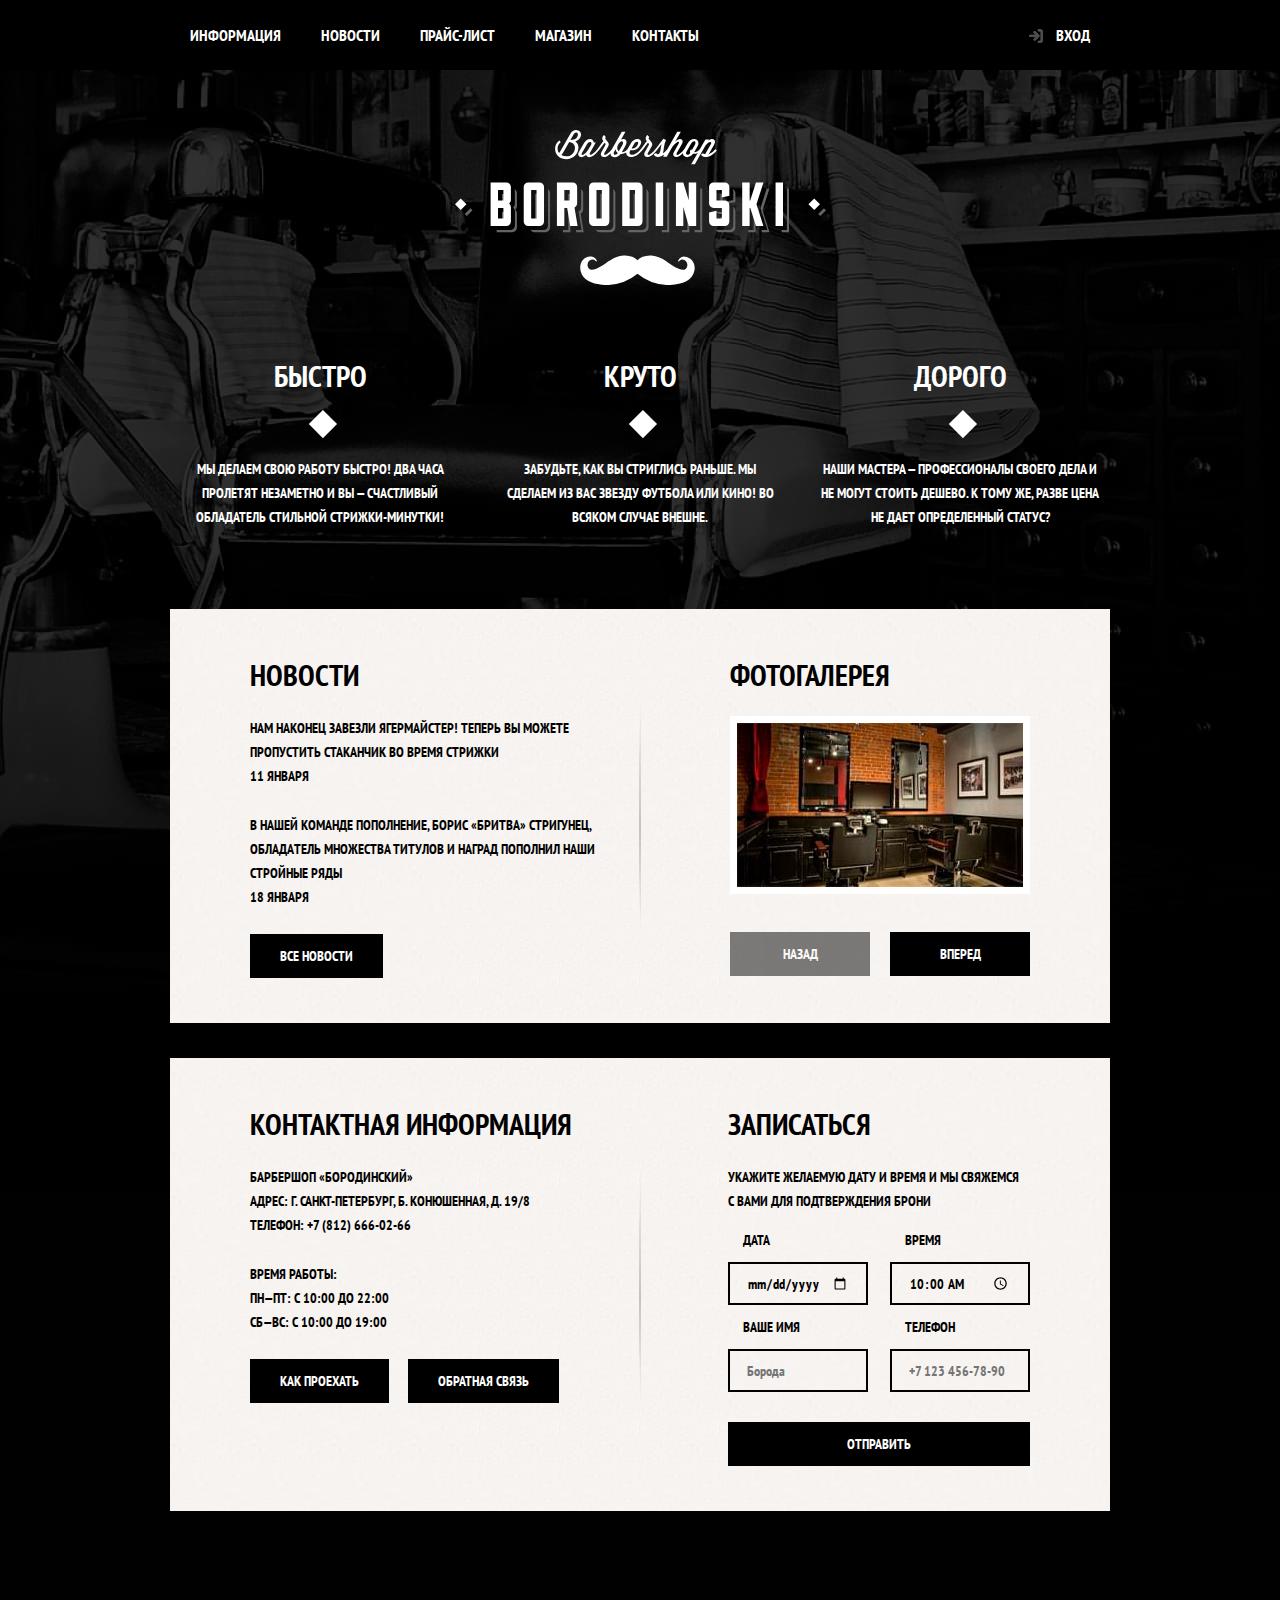
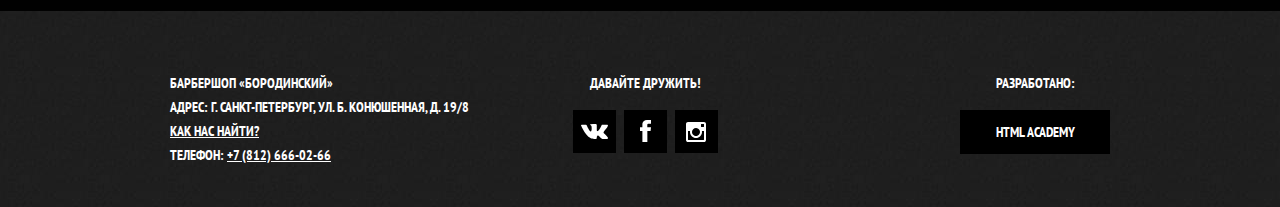
<file: index.html>
<!DOCTYPE html>
<html lang="ru" class="page">

<head>
  <meta charset="UTF-8">
  <meta http-equiv="X-UA-Compatible" content="IE=edge">
  <meta name="viewport" content="width=device-width,initial-scale=1">
  <title>БАРБЕРШОП «БОРОДИНСКИЙ»</title>
  <link rel="preconnect" href="https://fonts.googleapis.com">
  <link rel="preconnect" href="https://fonts.gstatic.com" crossorigin>
  <link href="https://fonts.googleapis.com/css2?family=PT+Sans+Narrow:wght@400;700&display=swap" rel="stylesheet">
  <link rel="stylesheet" href="css/style.min.css">
</head>

<body class="page-main">
  <header class="header">
    <nav class="header__nav"><a class="header__logo"><img src="img/logo-index.svg" alt="Логотип БАРБЕРШОПА БОРОДИНСКИЙ"
          width="371" height="155"></a>
      <div class="header__nav-wrapper">
        <div class="container">
          <ul class="header__list">
            <li class="header__item"><a class="header__link" href="info.html">ИНФОРМАЦИЯ</a></li>
            <li class="header__item"><a class="header__link" href="news.html">НОВОСТИ</a></li>
            <li class="header__item"><a class="header__link" href="price.html">ПРАЙС-ЛИСТ</a></li>
            <li class="header__item"><a class="header__link" href="catalog.html">МАГАЗИН</a></li>
            <li class="header__item"><a class="header__link" href="contacts.html">КОНТАКТЫ</a></li>
          </ul>
          <div class="user-nav"><a href="#" class="user-link open-form">ВХОД</a></div>
        </div>
      </div>
    </nav>
  </header>
  <main class="container">
    <h1 class="title visually-hidden">БАРБЕРШОП «БОРОДИНСКИЙ»</h1>
    <section class="advantages">
      <h2 class="visually-hidden">Преимущества</h2>
      <ul class="advantages__list">
        <li class="advantages__item">
          <h3>БЫСТРО</h3>
          <p>МЫ ДЕЛАЕМ СВОЮ РАБОТУ БЫСТРО! ДВА ЧАСА ПРОЛЕТЯТ НЕЗАМЕТНО И ВЫ — СЧАСТЛИВЫЙ ОБЛАДАТЕЛЬ СТИЛЬНОЙ
            СТРИЖКИ-МИНУТКИ!</p>
        </li>
        <li class="advantages__item">
          <h3>КРУТО</h3>
          <p>ЗАБУДЬТЕ, КАК ВЫ СТРИГЛИСЬ РАНЬШЕ. МЫ СДЕЛАЕМ ИЗ ВАС ЗВЕЗДУ ФУТБОЛА ИЛИ КИНО! ВО ВСЯКОМ СЛУЧАЕ ВНЕШНЕ.</p>
        </li>
        <li class="advantages__item">
          <h3>ДОРОГО</h3>
          <p>НАШИ МАСТЕРА — ПРОФЕССИОНАЛЫ СВОЕГО ДЕЛА И НЕ МОГУТ СТОИТЬ ДЕШЕВО. К ТОМУ ЖЕ, РАЗВЕ ЦЕНА НЕ ДАЕТ
            ОПРЕДЕЛЕННЫЙ СТАТУС?</p>
        </li>
      </ul>
    </section>
    <div class="index__columns">
      <section class="news">
        <h2>НОВОСТИ</h2>
        <ul class="news__list">
          <li>
            <p>НАМ НАКОНЕЦ ЗАВЕЗЛИ ЯГЕРМАЙСТЕР! ТЕПЕРЬ ВЫ МОЖЕТЕ ПРОПУСТИТЬ СТАКАНЧИК ВО ВРЕМЯ СТРИЖКИ</p><time
              datetime="2021-01-11">11 января</time>
          </li>
          <li>
            <p>В НАШЕЙ КОМАНДЕ ПОПОЛНЕНИЕ, БОРИС «БРИТВА» СТРИГУНЕЦ, ОБЛАДAТЕЛЬ МНОЖЕСТВА ТИТУЛОВ И НАГРАД ПОПОЛНИЛ НАШИ
              СТРОЙНЫЕ РЯДЫ</p><time datetime="2021-01-18">18 января</time>
          </li>
        </ul><a class="button" href="#">ВСЕ НОВОСТИ</a>
      </section>
      <section class="gallery">
        <h2>ФОТОГАЛЕРЕЯ</h2>
        <div class="gallery__container">
          <figure class="gallery__content"><a href="#"><img src="img/studio.jpg" alt="" width="286" height="164"></a>
          </figure><button class="button gallery__button gallery__button-prev" type="button"
            disabled="disabled">НАЗАД</button> <button class="button gallery__button gallery__button-next"
            type="button">ВПЕРЕД</button>
        </div>
      </section>
    </div>
    <div class="index__columns">
      <section class="contacts">
        <h2>КОНТАКТНАЯ ИНФОРМАЦИЯ</h2>
        <p>БАРБЕРШОП «БОРОДИНСКИЙ»<br>АДРЕС: Г. САНКТ-ПЕТЕРБУРГ, Б. КОНЮШЕННАЯ, Д. 19/8<br>ТЕЛЕФОН: <a
            href="tel:+78126660266">+7 (812) 666-02-66</a></p>
        <p>ВРЕМЯ РАБОТЫ:<br>ПН—ПТ: С 10:00 ДО 22:00<br>СБ—ВС: С 10:00 ДО 19:00</p><a href="#" class="button open-map"
          type="button">КАК ПРОЕХАТЬ</a> <a href="#" class="button" type="button">ОБРАТНАЯ СВЯЗЬ</a>
      </section>
      <section class="appointment">
        <h2>ЗАПИСАТЬСЯ</h2>
        <p class="appointment__text">УКАЖИТЕ ЖЕЛАЕМУЮ ДАТУ И ВРЕМЯ И МЫ СВЯЖЕМСЯ<br>С ВАМИ ДЛЯ ПОДТВЕРЖДЕНИЯ БРОНИ</p>
        <form class="appointment__form" action="https://echo.htmlacademy.ru" method="post">
          <p class="appointment__item"><label for="appointment-date">ДАТА</label> <input type="date" name="date"
              id="appointment-date" required></p>
          <p class="appointment__item"><label for="appointment-time">ВРЕМЯ</label> <input type="time" name="time"
              id="appointment-time" value="10:00" required></p>
          <p class="appointment__item"><label for="appointment-name">ВАШЕ ИМЯ</label> <input type="text" name="name"
              id="appointment-name" placeholder="Борода" required></p>
          <p class="appointment__item"><label for="appointment-phone">ТЕЛЕФОН</label> <input type="tel" name="phone"
              id="appointment-phone" placeholder="+7 123 456-78-90" required></p><button
            class="button appointment__button" type="submit">ОТПРАВИТЬ</button>
        </form>
      </section>
    </div>
  </main>
  <footer class="footer">
    <div class="container">
      <section class="footer__contacts">
        <h2 class="visually-hidden">Как нас найти</h2>
        <p>БАРБЕРШОП «БОРОДИНСКИЙ»<br>АДРЕС: Г. САНКТ-ПЕТЕРБУРГ, УЛ. Б. КОНЮШЕННАЯ, Д. 19/8<br><a href="#"
            class="open-map">КАК НАС НАЙТИ?</a><br>ТЕЛЕФОН: <a href="tel:+78126660266">+7 (812) 666-02-66</a></p>
      </section>
      <section class="footer__social">
        <h2>Давайте дружить!</h2>
        <ul class="footer__social-list">
          <li><a class="footer__social-btn" href="#"><span class="visually-hidden">Вконтакте</span> <svg
                aria-hidden="true" width="27" height="15" fill="none" xmlns="http://www.w3.org/2000/svg">
                <path
                  d="M26.785 13.47l-.092-.168a13.489 13.489 0 00-2.68-2.98A15.088 15.088 0 0122.887 9.2a.967.967 0 01-.215-1.182 9.844 9.844 0 011.248-1.777l.91-1.162c1.618-2.085 2.3-3.41 2.047-3.972l-.092-.129a.815.815 0 00-.409-.218 2.287 2.287 0 00-.9 0h-3.98a.442.442 0 00-.277 0h-.307a.506.506 0 00-.153.139.992.992 0 00-.154.238 22.97 22.97 0 01-1.494 3.059c-.348.556-.665.993-.962 1.46a7 7 0 01-.747.883 5.85 5.85 0 01-.542.477c-.153.119-.276.169-.358.149l-.235-.05a.924.924 0 01-.318-.338 1.321 1.321 0 01-.163-.526V1.614a3.17 3.17 0 000-.616 2.186 2.186 0 00-.144-.437.74.74 0 00-.286-.338 1.909 1.909 0 00-.512-.178 9.94 9.94 0 00-1.882 0 9.287 9.287 0 00-3.346.308c-.203.1-.384.239-.532.407-.174.198-.195.307-.072.327.235.011.465.069.677.17.21.1.398.242.55.416l.083.16c.092.203.16.416.204.635.061.328.102.66.123.993.041.565.041 1.132 0 1.698 0 .476-.092.844-.133 1.102a2 2 0 01-.276.675c-.045.108-.1.21-.164.308l-.072.07a1.24 1.24 0 01-.378.07.97.97 0 01-.41-.23 3.623 3.623 0 01-.583-.525 7.732 7.732 0 01-.675-.924c-.288-.46-.551-.934-.788-1.42l-.235-.387-.583-1.113c-.238-.465-.45-.942-.635-1.43A.907.907 0 005.38.92h-.072a.882.882 0 00-.184-.16 1.657 1.657 0 00-.369-.09L.918.7A1.052 1.052 0 00.12.978H.008a.78.78 0 000 .219c.011.125.039.248.082.367a36.205 36.205 0 001.84 3.724 43.045 43.045 0 001.71 2.86c.48.725 1.022 1.41 1.513 2.056.492.645.88 1.062 1.024 1.24l.378.408.348.338c.323.28.665.539 1.023.774.473.335.965.644 1.474.924.58.312 1.2.552 1.842.715a6.504 6.504 0 002.066.278h1.617c.28-.003.547-.11.747-.298v-.07a1.03 1.03 0 00.102-.248 2.21 2.21 0 000-.367 4.54 4.54 0 01.092-1.053c.042-.245.12-.483.236-.705.077-.15.177-.287.297-.407l.235-.199h.112a.937.937 0 01.799.209c.317.228.602.495.849.794.266.308.593.665.962 1.043.309.325.652.617 1.023.874l.286.159c.228.129.473.229.727.298.249.087.517.11.777.069l3.633-.1c.284.018.567-.04.819-.168a.663.663 0 00.347-.368.868.868 0 000-.456 1.514 1.514 0 00-.102-.368l-.082-.05z"
                  fill="#fff" />
              </svg></a></li>
          <li><a class="footer__social-btn" href="#"><span class="visually-hidden">Фейсбук</span> <svg
                aria-hidden="true" width="11" height="23" viewBox="0 0 11 23" fill="none"
                xmlns="http://www.w3.org/2000/svg">
                <path
                  d="M3.62378 1.13123C4.59355 0.376244 5.82388 -0.0252255 7.08674 0.00122876H11V3.86123H8.46979C8.19886 3.85027 7.93242 3.92836 7.7169 4.08187C7.50138 4.23537 7.35045 4.45457 7.29045 4.70123V7.28123H11C10.9142 8.52123 10.7212 9.76123 10.5604 11.0012H7.34405V22.0012H2.40156V11.0012H0V7.30123H2.38012V3.71123C2.43182 2.7359 2.87591 1.81461 3.62378 1.13123Z"
                  fill="white" />
              </svg></a></li>
          <li><a class="footer__social-btn" href="#"><span class="visually-hidden">Инстаграм</span> <svg
                aria-hidden="true" width="20" height="20" viewBox="0 0 20 20" fill="none"
                xmlns="http://www.w3.org/2000/svg">
                <path
                  d="M18 0H2C1.46957 0 0.960859 0.210714 0.585786 0.585786C0.210714 0.960859 0 1.46957 0 2L0 18C0 18.5304 0.210714 19.0391 0.585786 19.4142C0.960859 19.7893 1.46957 20 2 20H18C18.5304 20 19.0391 19.7893 19.4142 19.4142C19.7893 19.0391 20 18.5304 20 18V2C20 1.46957 19.7893 0.960859 19.4142 0.585786C19.0391 0.210714 18.5304 0 18 0V0ZM10 6C10.7911 6 11.5645 6.2346 12.2223 6.67412C12.8801 7.11365 13.3928 7.73836 13.6955 8.46927C13.9983 9.20017 14.0775 10.0044 13.9231 10.7804C13.7688 11.5563 13.3878 12.269 12.8284 12.8284C12.269 13.3878 11.5563 13.7688 10.7804 13.9231C10.0044 14.0775 9.20017 13.9983 8.46927 13.6955C7.73836 13.3928 7.11365 12.8801 6.67412 12.2223C6.2346 11.5645 6 10.7911 6 10C6 8.93913 6.42143 7.92172 7.17157 7.17157C7.92172 6.42143 8.93913 6 10 6ZM2.5 18C2.43825 18.0041 2.37631 17.9959 2.31772 17.976C2.25914 17.956 2.20507 17.9247 2.15861 17.8839C2.11215 17.843 2.07423 17.7933 2.04701 17.7377C2.01979 17.6822 2.00382 17.6218 2 17.56V9H4.1C4.01687 9.32646 3.98316 9.66354 4 10C4 11.5913 4.63214 13.1174 5.75736 14.2426C6.88258 15.3679 8.4087 16 10 16C11.5913 16 13.1174 15.3679 14.2426 14.2426C15.3679 13.1174 16 11.5913 16 10C16.0168 9.66354 15.9831 9.32646 15.9 9H18V17.5C18.0041 17.5617 17.9959 17.6237 17.976 17.6823C17.956 17.7409 17.9247 17.7949 17.8839 17.8414C17.843 17.8878 17.7933 17.9258 17.7377 17.953C17.6822 17.9802 17.6218 17.9962 17.56 18H2.5ZM18 4.5C18.0041 4.56175 17.9959 4.62369 17.976 4.68228C17.956 4.74086 17.9247 4.79493 17.8839 4.84139C17.843 4.88785 17.7933 4.92577 17.7377 4.95299C17.6822 4.98021 17.6218 4.99618 17.56 5H15.5C15.4383 5.00407 15.3763 4.9959 15.3177 4.97597C15.2591 4.95604 15.2051 4.92473 15.1586 4.88385C15.1122 4.84297 15.0742 4.79332 15.047 4.73774C15.0198 4.68217 15.0038 4.62176 15 4.56V2.5C14.9959 2.43825 15.0041 2.37631 15.024 2.31772C15.044 2.25914 15.0753 2.20507 15.1161 2.15861C15.157 2.11215 15.2067 2.07423 15.2623 2.04701C15.3178 2.01979 15.3782 2.00382 15.44 2H17.5C17.5617 1.99593 17.6237 2.0041 17.6823 2.02403C17.7409 2.04396 17.7949 2.07527 17.8414 2.11615C17.8878 2.15703 17.9258 2.20668 17.953 2.26226C17.9802 2.31783 17.9962 2.37824 18 2.44V4.5Z"
                  fill="white" />
              </svg></a></li>
        </ul>
      </section>
      <p class="footer__copyright"><b>Разработано:</b> <a class="button" href="#">HTML ACADEMY</a></p>
    </div>
  </footer>
  <div class="modal">
    <div class="modal__body">
      <h2>ЛИЧНЫЙ КАБИНЕТ</h2>
      <p class="login__descr">Введите пожалуйста свой логин и пароль</p>
      <form class="login__form" action="https://echo.htmlacademy.ru" method="post">
        <p class="login__item"><label class="visually-hidden" for="login-login">Логин</label> <input
            class="login__user-icon" id="login-login" type="email" placeholder="email@example.com"></p>
        <p class="login__item"><label class="visually-hidden" for="login-password">Пароль</label> <input
            class="login__password-icon" id="login-password" type="password" placeholder="••••••••"></p>
        <p class="login__sign"><input class="visually-hidden login__checkbox" type="checkbox" name="remember"
            id="remember-me" checked="checked"> <label for="remember-me">ЗАПОМНИТЕ МЕНЯ</label> <a class="restore"
            href="#">Я ЗАБЫЛ ПАРОЛЬ!</a></p><button class="button modal__btn" type="submit">ВОЙТИ</button>
      </form><button type="button" class="modal-close"><img src="img/close.svg" alt="Закрыть"> <span
          class="visually-hidden">Закрыть</span></button>
    </div>
  </div>
  <div class="modal-map">
    <div class="modal__body">
      <h2 class="visually-hidden">Как до нас добраться</h2><iframe
        src="https://www.google.com/maps/embed?pb=!1m18!1m12!1m3!1d1998.6036253003213!2d30.32085871618553!3d59.938719169053996!2m3!1f0!2f0!3f0!3m2!1i1024!2i768!4f13.1!3m3!1m2!1s0x4696310fca145cc1%3A0x42b32648d8238007!2z0JHQvtC70YzRiNCw0Y8g0JrQvtC90Y7RiNC10L3QvdCw0Y8g0YPQuy4sIDE5LzgsINCh0LDQvdC60YIt0J_QtdGC0LXRgNCx0YPRgNCzLCAxOTExODY!5e0!3m2!1sru!2sru!4v1653166881781!5m2!1sru!2sru"
        width="766" height="560" style="border:0;" allowfullscreen="" loading="lazy"
        referrerpolicy="no-referrer-when-downgrade"
        title="АДРЕС: Г. САНКТ-ПЕТЕРБУРГ, Б. КОНЮШЕННАЯ, Д. 19/8"></iframe><button type="button"
        class="modal-close modal-close__map"><img src="img/close.svg" alt="Закрыть"> <span
          class="visually-hidden">Закрыть</span></button>
    </div>
  </div>
  <div class="overlay"></div>
  <script src="https://cdnjs.cloudflare.com/ajax/libs/jquery/3.0.0/jquery.min.js"></script>
  <script src="js/script.min.js"></script>
</body>

</html>
</file>
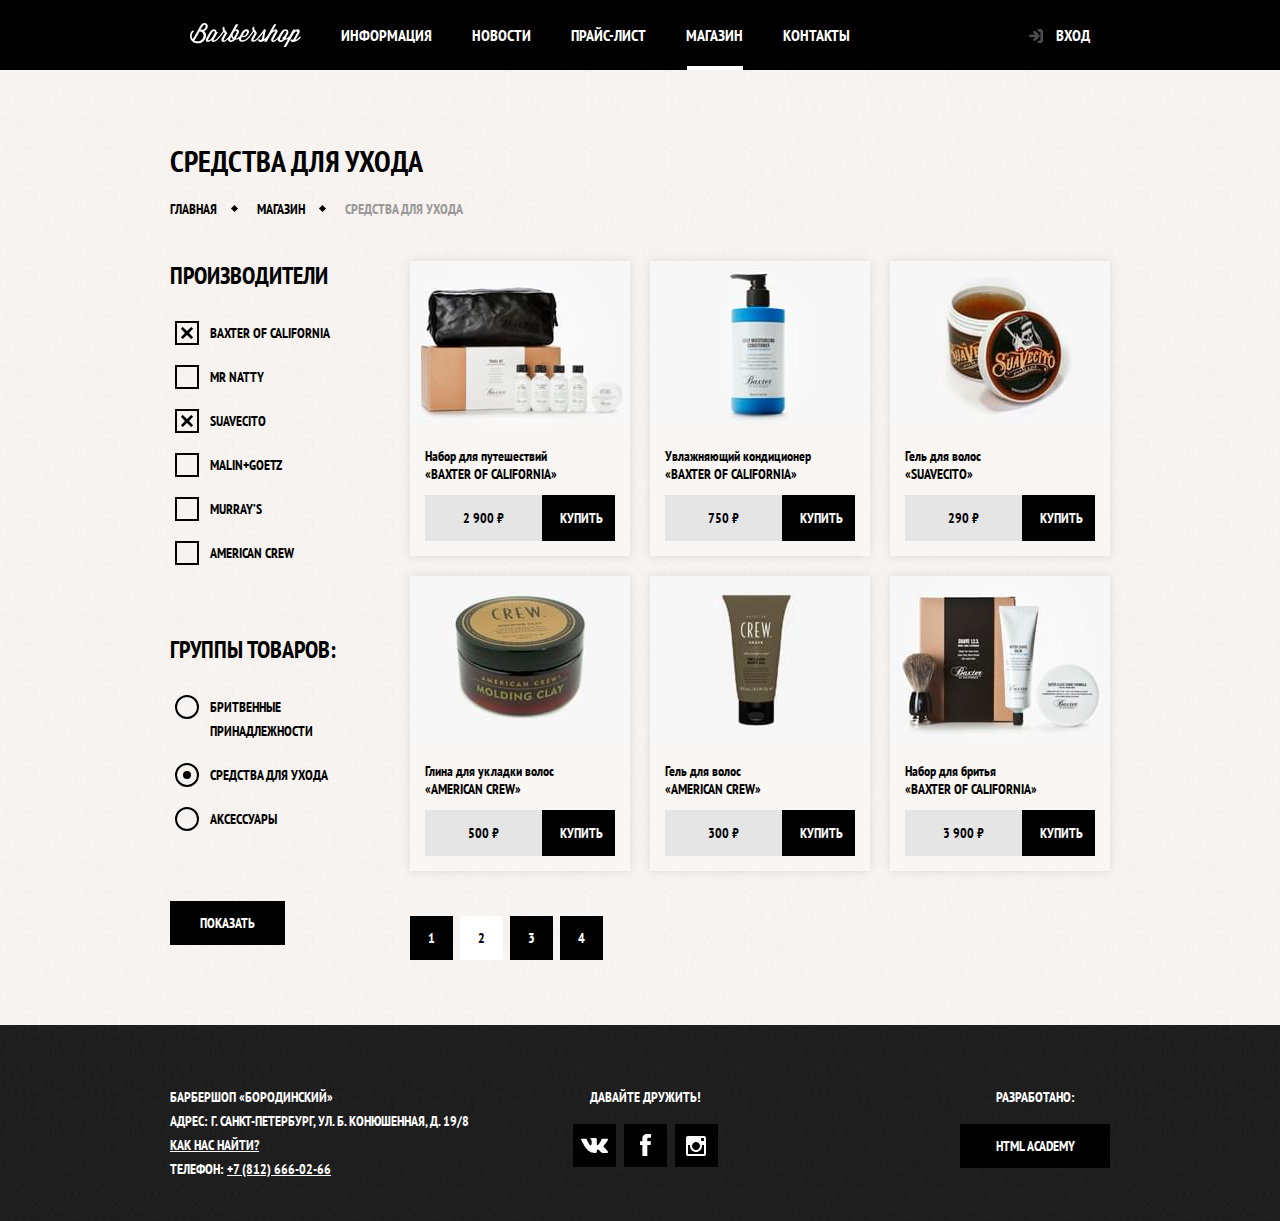
<file: catalog.html>
<!DOCTYPE html>
<html lang="ru">

<head>
  <meta charset="UTF-8">
  <meta http-equiv="X-UA-Compatible" content="IE=edge">
  <meta name="viewport" content="width=device-width,initial-scale=1">
  <title>БАРБЕРШОП «БОРОДИНСКИЙ»</title>
  <link rel="preconnect" href="https://fonts.googleapis.com">
  <link rel="preconnect" href="https://fonts.gstatic.com" crossorigin>
  <link href="https://fonts.googleapis.com/css2?family=PT+Sans+Narrow:wght@400;700&display=swap" rel="stylesheet">
  <link rel="stylesheet" href="css/style.min.css">
</head>

<body class="page-main inner-page">
  <header class="header">
    <nav class="header__nav">
      <div class="header__nav-wrapper">
        <div class="container inner__nav"><a href="index.html" class="header__logo"><img src="img/logo-inner.svg"
              alt="Логотип БАРБЕРШОПА БОРОДИНСКИЙ" width="111" height="24"></a>
          <ul class="header__list">
            <li class="header__item"><a class="header__link" href="info.html">ИНФОРМАЦИЯ</a></li>
            <li class="header__item"><a class="header__link" href="news.html">НОВОСТИ</a></li>
            <li class="header__item"><a class="header__link" href="price.html">ПРАЙС-ЛИСТ</a></li>
            <li class="header__item header__item--current"><a class="header__link" href="catalog.html">МАГАЗИН</a></li>
            <li class="header__item"><a class="header__link" href="contacts.html">КОНТАКТЫ</a></li>
          </ul>
          <div class="user-nav"><a class="user-link open-form" href="#">ВХОД</a></div>
        </div>
      </div>
    </nav>
  </header>
  <main class="page-catalog container">
    <h1 class="page__title">СРЕДСТВА ДЛЯ УХОДА</h1>
    <ul class="breadcrumbs">
      <li><a href="index.html">ГЛАВНАЯ</a></li>
      <li><a href="index.html">МАГАЗИН</a></li>
      <li class="breadcrumbs__current">СРЕДСТВА ДЛЯ УХОДА</li>
    </ul>
    <section class="fielters">
      <h2 class="visually-hidden">Фильтр товаров</h2>
      <form class="fielter" method="get" action="https://echo.htmlacademy.ru">
        <fieldset>
          <legend>ПРОИЗВОДИТЕЛИ</legend>
          <ul>
            <li class="fielter-option"><input class="visually-hidden fielter__input-checkbox" type="checkbox"
                name="baxter-of-california" id="filter-baxter-of-california" checked="checked"> <label
                for="filter-baxter-of-california">Baxter of California</label></li>
            <li class="fielter-option"><input class="visually-hidden fielter__input-checkbox" type="checkbox"
                name="mr-natty" id="filter-mr-natty"> <label for="filter-mr-natty">Mr Natty</label></li>
            <li class="fielter-option"><input class="visually-hidden fielter__input-checkbox" type="checkbox"
                name="suavecito" id="filter-suavecito" checked="checked"> <label
                for="filter-suavecito">Suavecito</label></li>
            <li class="fielter-option"><input class="visually-hidden fielter__input-checkbox" type="checkbox"
                name="malin+goetz" id="filter-malin+goetz"> <label for="filter-malin+goetz">Malin+Goetz</label></li>
            <li class="fielter-option"><input class="visually-hidden fielter__input-checkbox" type="checkbox"
                name="murrays" id="filter-murrays"> <label for="filter-murrays">Murray’s</label></li>
            <li class="fielter-option"><input class="visually-hidden fielter__input-checkbox" type="checkbox"
                name="american-crew" id="filter-american-crew"> <label for="filter-american-crew">American Crew</label>
            </li>
          </ul>
        </fieldset>
        <fieldset>
          <legend>ГРУППЫ ТОВАРОВ:</legend>
          <ul>
            <li><input class="visually-hidden fielter__input-radio" type="radio" name="product-group"
                id="filter-shaving-accessories"> <label for="filter-shaving-accessories">Бритвенные
                принадлежности</label></li>
            <li><input class="visually-hidden fielter__input-radio" type="radio" name="product-group"
                id="filter-care-products" checked="checked"> <label for="filter-care-products">Средства для
                ухода</label></li>
            <li><input class="visually-hidden fielter__input-radio" type="radio" name="product-group"
                id="filter-accessories"> <label for="filter-accessories">Аксессуары</label></li>
          </ul>
        </fieldset><button class="button" type="submit">Показать</button>
      </form>
    </section>
    <section class="catalog">
      <h2 class="visually-hidden">Список средств для ухода</h2>
      <ul class="catalog__list">
        <li class="catalog__item"><a href="product.html">
            <p><img src="img/catalog-1.jpg" alt="" width="220" height="165"></p>
            <h3><span class="catalog__category">Набор для путешествий </span><span>«Baxter of California»</span></h3>
          </a>
          <p class="catalog__price"><b>2 900 ₽</b> <button class="button" type="button"
              aria-label="Добавить Набор для путешествий «Baxter of California» в корзину">КУПИТЬ</button></p>
        </li>
        <li class="catalog__item"><a href="#">
            <p><img src="img/catalog-2.jpg" alt="" width="220" height="165"></p>
            <h3><span class="catalog__category">Увлажняющий кондиционер </span><span>«Baxter of California»</span></h3>
          </a>
          <p class="catalog__price"><b>750 ₽</b> <button class="button" type="button"
              aria-label="Добавить Увлажняющий кондиционер «Baxter of California» в корзину">КУПИТЬ</button></p>
        </li>
        <li class="catalog__item"><a href="#">
            <p><img src="img/catalog-3.jpg" alt="" width="220" height="165"></p>
            <h3><span class="catalog__category">Гель для волос </span><span>«SUAVECITO»</span></h3>
          </a>
          <p class="catalog__price"><b>290 ₽</b> <button class="button" type="button"
              aria-label="Добавить Гель для волос «SUAVECITO» в корзину">КУПИТЬ</button></p>
        </li>
        <li class="catalog__item"><a href="#">
            <p><img src="img/catalog-4.jpg" alt="" width="220" height="165"></p>
            <h3><span class="catalog__category">Глина для укладки волос </span><span>«American crew»</span></h3>
          </a>
          <p class="catalog__price"><b>500 ₽</b> <button class="button" type="button"
              aria-label="Добавить Глина для укладки волос «American crew» в корзину">КУПИТЬ</button></p>
        </li>
        <li class="catalog__item"><a href="#">
            <p><img src="img/catalog-5.jpg" alt="" width="220" height="165"></p>
            <h3><span class="catalog__category">Гель для волос </span><span>«AMERICAN CREW»</span></h3>
          </a>
          <p class="catalog__price"><b>300 ₽</b> <button class="button" type="button"
              aria-label="Добавить Гель для волос «AMERICAN CREW» в корзину">КУПИТЬ</button></p>
        </li>
        <li class="catalog__item"><a href="#">
            <p><img src="img/catalog-6.jpg" alt="" width="220" height="165"></p>
            <h3><span class="catalog__category">Набор для бритья </span><span>«Baxter of California»</span></h3>
          </a>
          <p class="catalog__price"><b>3 900 ₽</b> <button class="button" type="button"
              aria-label="Добавить Набор для бритья «Baxter of California» в корзину">КУПИТЬ</button></p>
        </li>
      </ul>
      <ul class="pagination__list">
        <li class="pagination__item"><a href="#">1</a></li>
        <li class="pagination__item pagination__item--current"><a>2</a></li>
        <li class="pagination__item"><a href="#">3</a></li>
        <li class="pagination__item"><a href="#">4</a></li>
      </ul>
    </section>
  </main>
  <footer class="footer">
    <div class="container">
      <section class="footer__contacts">
        <h2 class="visually-hidden">Как нас найти</h2>
        <p>БАРБЕРШОП «БОРОДИНСКИЙ»<br>АДРЕС: Г. САНКТ-ПЕТЕРБУРГ, УЛ. Б. КОНЮШЕННАЯ, Д. 19/8<br><a href="#"
            class="open-map">КАК НАС НАЙТИ?</a><br>ТЕЛЕФОН: <a href="tel:+78126660266">+7 (812) 666-02-66</a></p>
      </section>
      <section class="footer__social">
        <h2>Давайте дружить!</h2>
        <ul class="footer__social-list">
          <li><a class="footer__social-btn" href="#"><span class="visually-hidden">Вконтакте</span> <svg width="27"
                height="15" fill="none" xmlns="http://www.w3.org/2000/svg">
                <path
                  d="M26.785 13.47l-.092-.168a13.489 13.489 0 00-2.68-2.98A15.088 15.088 0 0122.887 9.2a.967.967 0 01-.215-1.182 9.844 9.844 0 011.248-1.777l.91-1.162c1.618-2.085 2.3-3.41 2.047-3.972l-.092-.129a.815.815 0 00-.409-.218 2.287 2.287 0 00-.9 0h-3.98a.442.442 0 00-.277 0h-.307a.506.506 0 00-.153.139.992.992 0 00-.154.238 22.97 22.97 0 01-1.494 3.059c-.348.556-.665.993-.962 1.46a7 7 0 01-.747.883 5.85 5.85 0 01-.542.477c-.153.119-.276.169-.358.149l-.235-.05a.924.924 0 01-.318-.338 1.321 1.321 0 01-.163-.526V1.614a3.17 3.17 0 000-.616 2.186 2.186 0 00-.144-.437.74.74 0 00-.286-.338 1.909 1.909 0 00-.512-.178 9.94 9.94 0 00-1.882 0 9.287 9.287 0 00-3.346.308c-.203.1-.384.239-.532.407-.174.198-.195.307-.072.327.235.011.465.069.677.17.21.1.398.242.55.416l.083.16c.092.203.16.416.204.635.061.328.102.66.123.993.041.565.041 1.132 0 1.698 0 .476-.092.844-.133 1.102a2 2 0 01-.276.675c-.045.108-.1.21-.164.308l-.072.07a1.24 1.24 0 01-.378.07.97.97 0 01-.41-.23 3.623 3.623 0 01-.583-.525 7.732 7.732 0 01-.675-.924c-.288-.46-.551-.934-.788-1.42l-.235-.387-.583-1.113c-.238-.465-.45-.942-.635-1.43A.907.907 0 005.38.92h-.072a.882.882 0 00-.184-.16 1.657 1.657 0 00-.369-.09L.918.7A1.052 1.052 0 00.12.978H.008a.78.78 0 000 .219c.011.125.039.248.082.367a36.205 36.205 0 001.84 3.724 43.045 43.045 0 001.71 2.86c.48.725 1.022 1.41 1.513 2.056.492.645.88 1.062 1.024 1.24l.378.408.348.338c.323.28.665.539 1.023.774.473.335.965.644 1.474.924.58.312 1.2.552 1.842.715a6.504 6.504 0 002.066.278h1.617c.28-.003.547-.11.747-.298v-.07a1.03 1.03 0 00.102-.248 2.21 2.21 0 000-.367 4.54 4.54 0 01.092-1.053c.042-.245.12-.483.236-.705.077-.15.177-.287.297-.407l.235-.199h.112a.937.937 0 01.799.209c.317.228.602.495.849.794.266.308.593.665.962 1.043.309.325.652.617 1.023.874l.286.159c.228.129.473.229.727.298.249.087.517.11.777.069l3.633-.1c.284.018.567-.04.819-.168a.663.663 0 00.347-.368.868.868 0 000-.456 1.514 1.514 0 00-.102-.368l-.082-.05z"
                  fill="#fff" />
              </svg></a></li>
          <li><a class="footer__social-btn" href="#"><span class="visually-hidden">Фейсбук</span> <svg width="11"
                height="23" viewBox="0 0 11 23" fill="none" xmlns="http://www.w3.org/2000/svg">
                <path
                  d="M3.62378 1.13123C4.59355 0.376244 5.82388 -0.0252255 7.08674 0.00122876H11V3.86123H8.46979C8.19886 3.85027 7.93242 3.92836 7.7169 4.08187C7.50138 4.23537 7.35045 4.45457 7.29045 4.70123V7.28123H11C10.9142 8.52123 10.7212 9.76123 10.5604 11.0012H7.34405V22.0012H2.40156V11.0012H0V7.30123H2.38012V3.71123C2.43182 2.7359 2.87591 1.81461 3.62378 1.13123Z"
                  fill="white" />
              </svg></a></li>
          <li><a class="footer__social-btn" href="#"><span class="visually-hidden">Инстаграм</span> <svg width="20"
                height="20" viewBox="0 0 20 20" fill="none" xmlns="http://www.w3.org/2000/svg">
                <path
                  d="M18 0H2C1.46957 0 0.960859 0.210714 0.585786 0.585786C0.210714 0.960859 0 1.46957 0 2L0 18C0 18.5304 0.210714 19.0391 0.585786 19.4142C0.960859 19.7893 1.46957 20 2 20H18C18.5304 20 19.0391 19.7893 19.4142 19.4142C19.7893 19.0391 20 18.5304 20 18V2C20 1.46957 19.7893 0.960859 19.4142 0.585786C19.0391 0.210714 18.5304 0 18 0V0ZM10 6C10.7911 6 11.5645 6.2346 12.2223 6.67412C12.8801 7.11365 13.3928 7.73836 13.6955 8.46927C13.9983 9.20017 14.0775 10.0044 13.9231 10.7804C13.7688 11.5563 13.3878 12.269 12.8284 12.8284C12.269 13.3878 11.5563 13.7688 10.7804 13.9231C10.0044 14.0775 9.20017 13.9983 8.46927 13.6955C7.73836 13.3928 7.11365 12.8801 6.67412 12.2223C6.2346 11.5645 6 10.7911 6 10C6 8.93913 6.42143 7.92172 7.17157 7.17157C7.92172 6.42143 8.93913 6 10 6ZM2.5 18C2.43825 18.0041 2.37631 17.9959 2.31772 17.976C2.25914 17.956 2.20507 17.9247 2.15861 17.8839C2.11215 17.843 2.07423 17.7933 2.04701 17.7377C2.01979 17.6822 2.00382 17.6218 2 17.56V9H4.1C4.01687 9.32646 3.98316 9.66354 4 10C4 11.5913 4.63214 13.1174 5.75736 14.2426C6.88258 15.3679 8.4087 16 10 16C11.5913 16 13.1174 15.3679 14.2426 14.2426C15.3679 13.1174 16 11.5913 16 10C16.0168 9.66354 15.9831 9.32646 15.9 9H18V17.5C18.0041 17.5617 17.9959 17.6237 17.976 17.6823C17.956 17.7409 17.9247 17.7949 17.8839 17.8414C17.843 17.8878 17.7933 17.9258 17.7377 17.953C17.6822 17.9802 17.6218 17.9962 17.56 18H2.5ZM18 4.5C18.0041 4.56175 17.9959 4.62369 17.976 4.68228C17.956 4.74086 17.9247 4.79493 17.8839 4.84139C17.843 4.88785 17.7933 4.92577 17.7377 4.95299C17.6822 4.98021 17.6218 4.99618 17.56 5H15.5C15.4383 5.00407 15.3763 4.9959 15.3177 4.97597C15.2591 4.95604 15.2051 4.92473 15.1586 4.88385C15.1122 4.84297 15.0742 4.79332 15.047 4.73774C15.0198 4.68217 15.0038 4.62176 15 4.56V2.5C14.9959 2.43825 15.0041 2.37631 15.024 2.31772C15.044 2.25914 15.0753 2.20507 15.1161 2.15861C15.157 2.11215 15.2067 2.07423 15.2623 2.04701C15.3178 2.01979 15.3782 2.00382 15.44 2H17.5C17.5617 1.99593 17.6237 2.0041 17.6823 2.02403C17.7409 2.04396 17.7949 2.07527 17.8414 2.11615C17.8878 2.15703 17.9258 2.20668 17.953 2.26226C17.9802 2.31783 17.9962 2.37824 18 2.44V4.5Z"
                  fill="white" />
              </svg></a></li>
        </ul>
      </section>
      <p class="footer__copyright"><b>Разработано:</b> <a class="button" href="#">HTML ACADEMY</a></p>
    </div>
  </footer>
  <div class="modal">
    <div class="modal__body">
      <h2>ЛИЧНЫЙ КАБИНЕТ</h2>
      <p class="login__descr">Введите пожалуйста свой логин и пароль</p>
      <form class="login__form" action="https://echo.htmlacademy.ru" method="post">
        <p class="login__item"><input class="login__user-icon" type="email" placeholder="email@example.com"></p>
        <p class="login__item"><input class="login__password-icon" type="password" placeholder="••••••••"></p>
        <p class="login__sign"><input class="visually-hidden login__checkbox" type="checkbox" name="remember"
            id="remember-me" checked="checked"> <label for="remember-me">ЗАПОМНИТЕ МЕНЯ</label> <a class="restore"
            href="#">Я ЗАБЫЛ ПАРОЛЬ!</a></p><button class="button modal__btn" type="submit">ВОЙТИ</button>
      </form><button type="button" class="modal-close"><img src="img/close.svg" alt="Закрыть"> <span
          class="visually-hidden">Закрыть</span></button>
    </div>
  </div>
  <div class="modal-map">
    <div class="modal__body">
      <h2 class="visually-hidden">Как до нас добраться</h2><iframe
        src="https://www.google.com/maps/embed?pb=!1m18!1m12!1m3!1d1998.6036253003213!2d30.32085871618553!3d59.938719169053996!2m3!1f0!2f0!3f0!3m2!1i1024!2i768!4f13.1!3m3!1m2!1s0x4696310fca145cc1%3A0x42b32648d8238007!2z0JHQvtC70YzRiNCw0Y8g0JrQvtC90Y7RiNC10L3QvdCw0Y8g0YPQuy4sIDE5LzgsINCh0LDQvdC60YIt0J_QtdGC0LXRgNCx0YPRgNCzLCAxOTExODY!5e0!3m2!1sru!2sru!4v1653166881781!5m2!1sru!2sru"
        width="766" height="560" style="border:0;" allowfullscreen="" loading="lazy"
        referrerpolicy="no-referrer-when-downgrade"
        title="АДРЕС: Г. САНКТ-ПЕТЕРБУРГ, Б. КОНЮШЕННАЯ, Д. 19/8"></iframe><button type="button"
        class="modal-close modal-close__map"><img src="img/close.svg" alt="Закрыть"> <span
          class="visually-hidden">Закрыть</span></button>
    </div>
  </div>
  <div class="overlay"></div>
  <script src="https://cdnjs.cloudflare.com/ajax/libs/jquery/3.0.0/jquery.min.js"></script>
  <script src="js/script.min.js"></script>
</body>

</html>
</file>
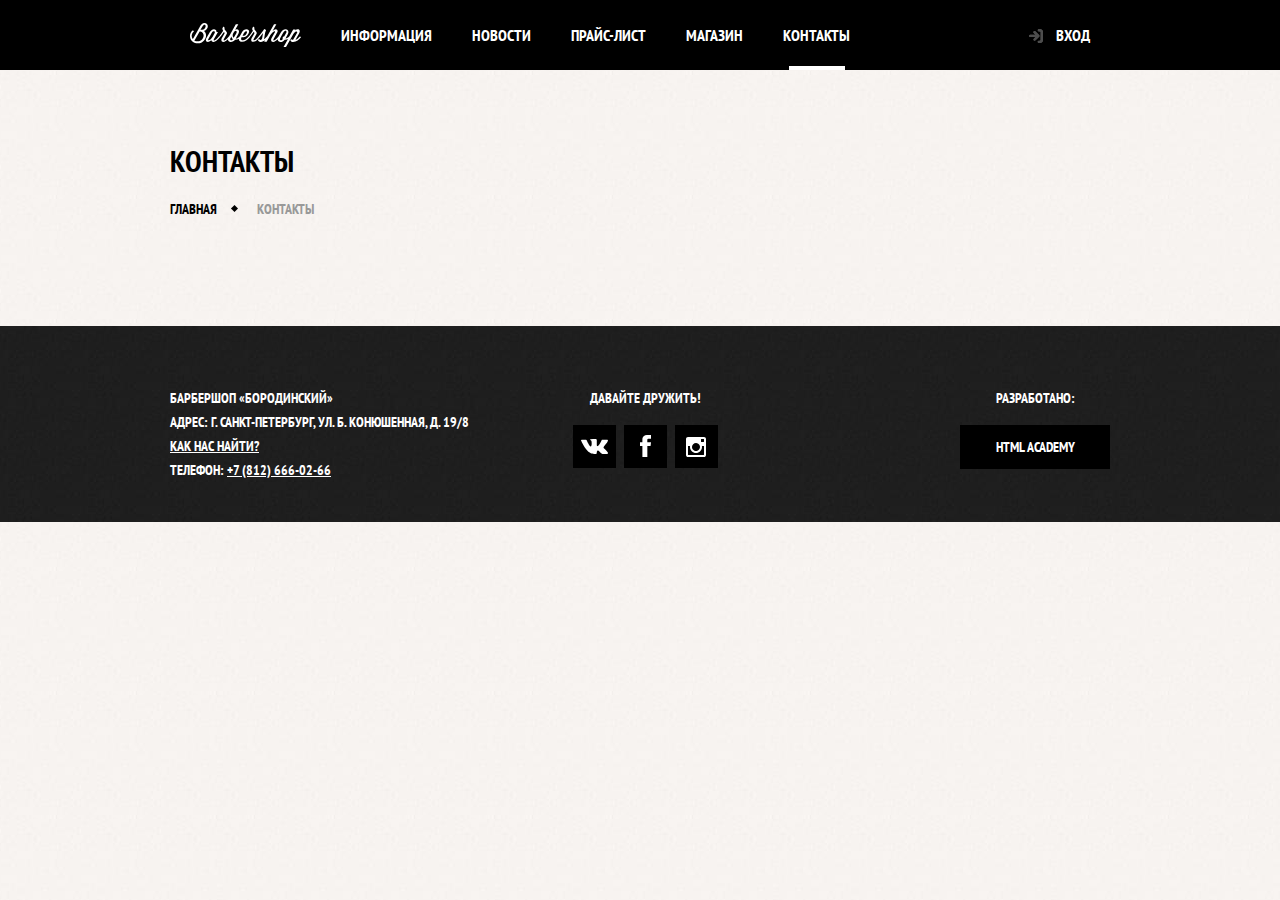
<file: contacts.html>
<!DOCTYPE html>
<html lang="ru">

<head>
  <meta charset="UTF-8">
  <meta http-equiv="X-UA-Compatible" content="IE=edge">
  <meta name="viewport" content="width=device-width,initial-scale=1">
  <title>БАРБЕРШОП «БОРОДИНСКИЙ»</title>
  <link rel="preconnect" href="https://fonts.googleapis.com">
  <link rel="preconnect" href="https://fonts.gstatic.com" crossorigin>
  <link href="https://fonts.googleapis.com/css2?family=PT+Sans+Narrow:wght@400;700&display=swap" rel="stylesheet">
  <link rel="stylesheet" href="css/style.min.css">
</head>

<body class="page-main inner-page">
  <header class="header">
    <nav class="header__nav">
      <div class="header__nav-wrapper">
        <div class="container inner__nav"><a href="index.html" class="header__logo"><img src="img/logo-inner.svg"
              alt="Логотип БАРБЕРШОПА БОРОДИНСКИЙ" width="111" height="24"></a>
          <ul class="header__list">
            <li class="header__item"><a class="header__link" href="info.html">ИНФОРМАЦИЯ</a></li>
            <li class="header__item"><a class="header__link" href="news.html">НОВОСТИ</a></li>
            <li class="header__item"><a class="header__link" href="price.html">ПРАЙС-ЛИСТ</a></li>
            <li class="header__item"><a class="header__link" href="catalog.html">МАГАЗИН</a></li>
            <li class="header__item header__item--current"><a class="header__link" href="contacts.html">КОНТАКТЫ</a>
            </li>
          </ul>
          <div class="user-nav"><a class="user-link open-form" href="#">ВХОД</a></div>
        </div>
      </div>
    </nav>
  </header>
  <main class="container">
    <h1 class="page__title">Контакты</h1>
    <ul class="breadcrumbs">
      <li><a href="index.html">ГЛАВНАЯ</a></li>
      <li><a class="breadcrumbs__current">КОНТАКТЫ</a></li>
    </ul>
  </main>
  <footer class="footer">
    <div class="container">
      <section class="footer__contacts">
        <h2 class="visually-hidden">Как нас найти</h2>
        <p>БАРБЕРШОП «БОРОДИНСКИЙ»<br>АДРЕС: Г. САНКТ-ПЕТЕРБУРГ, УЛ. Б. КОНЮШЕННАЯ, Д. 19/8<br><a href="#"
            class="open-map">КАК НАС НАЙТИ?</a><br>ТЕЛЕФОН: <a href="tel:+78126660266">+7 (812) 666-02-66</a></p>
      </section>
      <section class="footer__social">
        <h2>Давайте дружить!</h2>
        <ul class="footer__social-list">
          <li><a class="footer__social-btn" href="#"><span class="visually-hidden">Вконтакте</span> <svg width="27"
                height="15" fill="none" xmlns="http://www.w3.org/2000/svg">
                <path
                  d="M26.785 13.47l-.092-.168a13.489 13.489 0 00-2.68-2.98A15.088 15.088 0 0122.887 9.2a.967.967 0 01-.215-1.182 9.844 9.844 0 011.248-1.777l.91-1.162c1.618-2.085 2.3-3.41 2.047-3.972l-.092-.129a.815.815 0 00-.409-.218 2.287 2.287 0 00-.9 0h-3.98a.442.442 0 00-.277 0h-.307a.506.506 0 00-.153.139.992.992 0 00-.154.238 22.97 22.97 0 01-1.494 3.059c-.348.556-.665.993-.962 1.46a7 7 0 01-.747.883 5.85 5.85 0 01-.542.477c-.153.119-.276.169-.358.149l-.235-.05a.924.924 0 01-.318-.338 1.321 1.321 0 01-.163-.526V1.614a3.17 3.17 0 000-.616 2.186 2.186 0 00-.144-.437.74.74 0 00-.286-.338 1.909 1.909 0 00-.512-.178 9.94 9.94 0 00-1.882 0 9.287 9.287 0 00-3.346.308c-.203.1-.384.239-.532.407-.174.198-.195.307-.072.327.235.011.465.069.677.17.21.1.398.242.55.416l.083.16c.092.203.16.416.204.635.061.328.102.66.123.993.041.565.041 1.132 0 1.698 0 .476-.092.844-.133 1.102a2 2 0 01-.276.675c-.045.108-.1.21-.164.308l-.072.07a1.24 1.24 0 01-.378.07.97.97 0 01-.41-.23 3.623 3.623 0 01-.583-.525 7.732 7.732 0 01-.675-.924c-.288-.46-.551-.934-.788-1.42l-.235-.387-.583-1.113c-.238-.465-.45-.942-.635-1.43A.907.907 0 005.38.92h-.072a.882.882 0 00-.184-.16 1.657 1.657 0 00-.369-.09L.918.7A1.052 1.052 0 00.12.978H.008a.78.78 0 000 .219c.011.125.039.248.082.367a36.205 36.205 0 001.84 3.724 43.045 43.045 0 001.71 2.86c.48.725 1.022 1.41 1.513 2.056.492.645.88 1.062 1.024 1.24l.378.408.348.338c.323.28.665.539 1.023.774.473.335.965.644 1.474.924.58.312 1.2.552 1.842.715a6.504 6.504 0 002.066.278h1.617c.28-.003.547-.11.747-.298v-.07a1.03 1.03 0 00.102-.248 2.21 2.21 0 000-.367 4.54 4.54 0 01.092-1.053c.042-.245.12-.483.236-.705.077-.15.177-.287.297-.407l.235-.199h.112a.937.937 0 01.799.209c.317.228.602.495.849.794.266.308.593.665.962 1.043.309.325.652.617 1.023.874l.286.159c.228.129.473.229.727.298.249.087.517.11.777.069l3.633-.1c.284.018.567-.04.819-.168a.663.663 0 00.347-.368.868.868 0 000-.456 1.514 1.514 0 00-.102-.368l-.082-.05z"
                  fill="#fff" />
              </svg></a></li>
          <li><a class="footer__social-btn" href="#"><span class="visually-hidden">Фейсбук</span> <svg width="11"
                height="23" viewBox="0 0 11 23" fill="none" xmlns="http://www.w3.org/2000/svg">
                <path
                  d="M3.62378 1.13123C4.59355 0.376244 5.82388 -0.0252255 7.08674 0.00122876H11V3.86123H8.46979C8.19886 3.85027 7.93242 3.92836 7.7169 4.08187C7.50138 4.23537 7.35045 4.45457 7.29045 4.70123V7.28123H11C10.9142 8.52123 10.7212 9.76123 10.5604 11.0012H7.34405V22.0012H2.40156V11.0012H0V7.30123H2.38012V3.71123C2.43182 2.7359 2.87591 1.81461 3.62378 1.13123Z"
                  fill="white" />
              </svg></a></li>
          <li><a class="footer__social-btn" href="#"><span class="visually-hidden">Инстаграм</span> <svg width="20"
                height="20" viewBox="0 0 20 20" fill="none" xmlns="http://www.w3.org/2000/svg">
                <path
                  d="M18 0H2C1.46957 0 0.960859 0.210714 0.585786 0.585786C0.210714 0.960859 0 1.46957 0 2L0 18C0 18.5304 0.210714 19.0391 0.585786 19.4142C0.960859 19.7893 1.46957 20 2 20H18C18.5304 20 19.0391 19.7893 19.4142 19.4142C19.7893 19.0391 20 18.5304 20 18V2C20 1.46957 19.7893 0.960859 19.4142 0.585786C19.0391 0.210714 18.5304 0 18 0V0ZM10 6C10.7911 6 11.5645 6.2346 12.2223 6.67412C12.8801 7.11365 13.3928 7.73836 13.6955 8.46927C13.9983 9.20017 14.0775 10.0044 13.9231 10.7804C13.7688 11.5563 13.3878 12.269 12.8284 12.8284C12.269 13.3878 11.5563 13.7688 10.7804 13.9231C10.0044 14.0775 9.20017 13.9983 8.46927 13.6955C7.73836 13.3928 7.11365 12.8801 6.67412 12.2223C6.2346 11.5645 6 10.7911 6 10C6 8.93913 6.42143 7.92172 7.17157 7.17157C7.92172 6.42143 8.93913 6 10 6ZM2.5 18C2.43825 18.0041 2.37631 17.9959 2.31772 17.976C2.25914 17.956 2.20507 17.9247 2.15861 17.8839C2.11215 17.843 2.07423 17.7933 2.04701 17.7377C2.01979 17.6822 2.00382 17.6218 2 17.56V9H4.1C4.01687 9.32646 3.98316 9.66354 4 10C4 11.5913 4.63214 13.1174 5.75736 14.2426C6.88258 15.3679 8.4087 16 10 16C11.5913 16 13.1174 15.3679 14.2426 14.2426C15.3679 13.1174 16 11.5913 16 10C16.0168 9.66354 15.9831 9.32646 15.9 9H18V17.5C18.0041 17.5617 17.9959 17.6237 17.976 17.6823C17.956 17.7409 17.9247 17.7949 17.8839 17.8414C17.843 17.8878 17.7933 17.9258 17.7377 17.953C17.6822 17.9802 17.6218 17.9962 17.56 18H2.5ZM18 4.5C18.0041 4.56175 17.9959 4.62369 17.976 4.68228C17.956 4.74086 17.9247 4.79493 17.8839 4.84139C17.843 4.88785 17.7933 4.92577 17.7377 4.95299C17.6822 4.98021 17.6218 4.99618 17.56 5H15.5C15.4383 5.00407 15.3763 4.9959 15.3177 4.97597C15.2591 4.95604 15.2051 4.92473 15.1586 4.88385C15.1122 4.84297 15.0742 4.79332 15.047 4.73774C15.0198 4.68217 15.0038 4.62176 15 4.56V2.5C14.9959 2.43825 15.0041 2.37631 15.024 2.31772C15.044 2.25914 15.0753 2.20507 15.1161 2.15861C15.157 2.11215 15.2067 2.07423 15.2623 2.04701C15.3178 2.01979 15.3782 2.00382 15.44 2H17.5C17.5617 1.99593 17.6237 2.0041 17.6823 2.02403C17.7409 2.04396 17.7949 2.07527 17.8414 2.11615C17.8878 2.15703 17.9258 2.20668 17.953 2.26226C17.9802 2.31783 17.9962 2.37824 18 2.44V4.5Z"
                  fill="white" />
              </svg></a></li>
        </ul>
      </section>
      <p class="footer__copyright"><b>Разработано:</b> <a class="button" href="#">HTML ACADEMY</a></p>
    </div>
  </footer>
  <div class="modal">
    <div class="modal__body">
      <h2>ЛИЧНЫЙ КАБИНЕТ</h2>
      <p class="login__descr">Введите пожалуйста свой логин и пароль</p>
      <form class="login__form" action="https://echo.htmlacademy.ru" method="post">
        <p class="login__item"><input class="login__user-icon" type="email" placeholder="email@example.com"></p>
        <p class="login__item"><input class="login__password-icon" type="password" placeholder="••••••••"></p>
        <p class="login__sign"><input class="visually-hidden login__checkbox" type="checkbox" name="remember"
            id="remember-me" checked="checked"> <label for="remember-me">ЗАПОМНИТЕ МЕНЯ</label> <a class="restore"
            href="#">Я ЗАБЫЛ ПАРОЛЬ!</a></p><button class="button modal__btn" type="submit">ВОЙТИ</button>
      </form><button type="button" class="modal-close"><img src="img/close.svg" alt="Закрыть"> <span
          class="visually-hidden">Закрыть</span></button>
    </div>
  </div>
  <div class="modal-map">
    <div class="modal__body">
      <h2 class="visually-hidden">Как до нас добраться</h2><iframe
        src="https://www.google.com/maps/embed?pb=!1m18!1m12!1m3!1d1998.6036253003213!2d30.32085871618553!3d59.938719169053996!2m3!1f0!2f0!3f0!3m2!1i1024!2i768!4f13.1!3m3!1m2!1s0x4696310fca145cc1%3A0x42b32648d8238007!2z0JHQvtC70YzRiNCw0Y8g0JrQvtC90Y7RiNC10L3QvdCw0Y8g0YPQuy4sIDE5LzgsINCh0LDQvdC60YIt0J_QtdGC0LXRgNCx0YPRgNCzLCAxOTExODY!5e0!3m2!1sru!2sru!4v1653166881781!5m2!1sru!2sru"
        width="766" height="560" style="border:0;" allowfullscreen="" loading="lazy"
        referrerpolicy="no-referrer-when-downgrade"
        title="АДРЕС: Г. САНКТ-ПЕТЕРБУРГ, Б. КОНЮШЕННАЯ, Д. 19/8"></iframe><button type="button"
        class="modal-close modal-close__map"><img src="img/close.svg" alt="Закрыть"> <span
          class="visually-hidden">Закрыть</span></button>
    </div>
  </div>
  <div class="overlay"></div>
  <script src="https://cdnjs.cloudflare.com/ajax/libs/jquery/3.0.0/jquery.min.js"></script>
  <script src="js/script.min.js"></script>
</body>

</html>
</file>
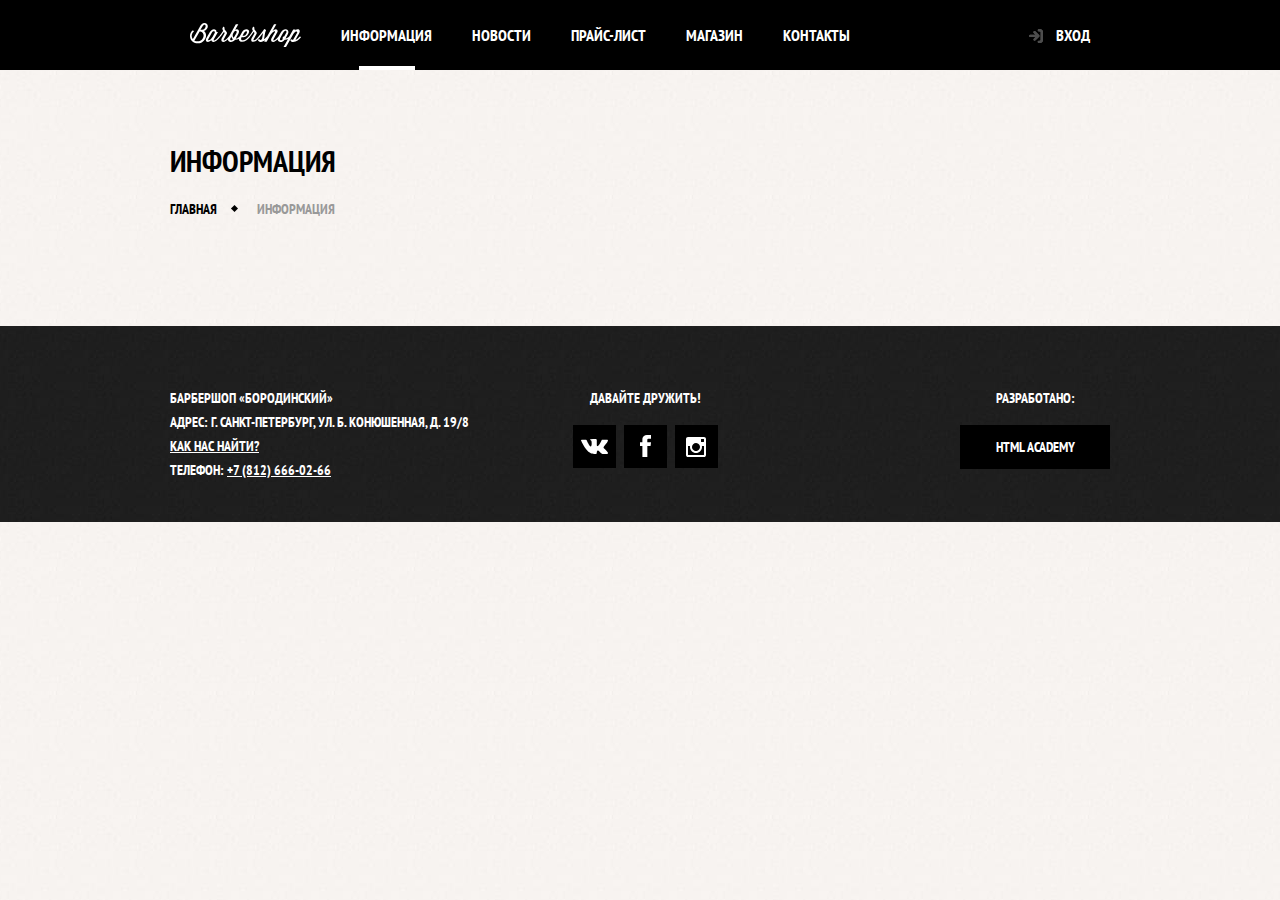
<file: info.html>
<!DOCTYPE html>
<html lang="ru">

<head>
  <meta charset="UTF-8">
  <meta http-equiv="X-UA-Compatible" content="IE=edge">
  <meta name="viewport" content="width=device-width,initial-scale=1">
  <title>БАРБЕРШОП «БОРОДИНСКИЙ»</title>
  <link rel="preconnect" href="https://fonts.googleapis.com">
  <link rel="preconnect" href="https://fonts.gstatic.com" crossorigin>
  <link href="https://fonts.googleapis.com/css2?family=PT+Sans+Narrow:wght@400;700&display=swap" rel="stylesheet">
  <link rel="stylesheet" href="css/style.min.css">
</head>

<body class="page-main inner-page">
  <header class="header">
    <nav class="header__nav">
      <div class="header__nav-wrapper">
        <div class="container inner__nav"><a href="index.html" class="header__logo"><img src="img/logo-inner.svg"
              alt="Логотип БАРБЕРШОПА БОРОДИНСКИЙ" width="111" height="24"></a>
          <ul class="header__list">
            <li class="header__item header__item--current"><a class="header__link" href="info.html">ИНФОРМАЦИЯ</a></li>
            <li class="header__item"><a class="header__link" href="news.html">НОВОСТИ</a></li>
            <li class="header__item"><a class="header__link" href="price.html">ПРАЙС-ЛИСТ</a></li>
            <li class="header__item"><a class="header__link" href="catalog.html">МАГАЗИН</a></li>
            <li class="header__item"><a class="header__link" href="contacts.html">КОНТАКТЫ</a></li>
          </ul>
          <div class="user-nav"><a class="user-link open-form" href="#">ВХОД</a></div>
        </div>
      </div>
    </nav>
  </header>
  <main class="container">
    <h1 class="page__title">ИНФОРМАЦИЯ</h1>
    <ul class="breadcrumbs">
      <li><a href="index.html">ГЛАВНАЯ</a></li>
      <li><a class="breadcrumbs__current">Информация</a></li>
    </ul>
  </main>
  <footer class="footer">
    <div class="container">
      <section class="footer__contacts">
        <h2 class="visually-hidden">Как нас найти</h2>
        <p>БАРБЕРШОП «БОРОДИНСКИЙ»<br>АДРЕС: Г. САНКТ-ПЕТЕРБУРГ, УЛ. Б. КОНЮШЕННАЯ, Д. 19/8<br><a href="#"
            class="open-map">КАК НАС НАЙТИ?</a><br>ТЕЛЕФОН: <a href="tel:+78126660266">+7 (812) 666-02-66</a></p>
      </section>
      <section class="footer__social">
        <h2>Давайте дружить!</h2>
        <ul class="footer__social-list">
          <li><a class="footer__social-btn" href="#"><span class="visually-hidden">Вконтакте</span> <svg width="27"
                height="15" fill="none" xmlns="http://www.w3.org/2000/svg">
                <path
                  d="M26.785 13.47l-.092-.168a13.489 13.489 0 00-2.68-2.98A15.088 15.088 0 0122.887 9.2a.967.967 0 01-.215-1.182 9.844 9.844 0 011.248-1.777l.91-1.162c1.618-2.085 2.3-3.41 2.047-3.972l-.092-.129a.815.815 0 00-.409-.218 2.287 2.287 0 00-.9 0h-3.98a.442.442 0 00-.277 0h-.307a.506.506 0 00-.153.139.992.992 0 00-.154.238 22.97 22.97 0 01-1.494 3.059c-.348.556-.665.993-.962 1.46a7 7 0 01-.747.883 5.85 5.85 0 01-.542.477c-.153.119-.276.169-.358.149l-.235-.05a.924.924 0 01-.318-.338 1.321 1.321 0 01-.163-.526V1.614a3.17 3.17 0 000-.616 2.186 2.186 0 00-.144-.437.74.74 0 00-.286-.338 1.909 1.909 0 00-.512-.178 9.94 9.94 0 00-1.882 0 9.287 9.287 0 00-3.346.308c-.203.1-.384.239-.532.407-.174.198-.195.307-.072.327.235.011.465.069.677.17.21.1.398.242.55.416l.083.16c.092.203.16.416.204.635.061.328.102.66.123.993.041.565.041 1.132 0 1.698 0 .476-.092.844-.133 1.102a2 2 0 01-.276.675c-.045.108-.1.21-.164.308l-.072.07a1.24 1.24 0 01-.378.07.97.97 0 01-.41-.23 3.623 3.623 0 01-.583-.525 7.732 7.732 0 01-.675-.924c-.288-.46-.551-.934-.788-1.42l-.235-.387-.583-1.113c-.238-.465-.45-.942-.635-1.43A.907.907 0 005.38.92h-.072a.882.882 0 00-.184-.16 1.657 1.657 0 00-.369-.09L.918.7A1.052 1.052 0 00.12.978H.008a.78.78 0 000 .219c.011.125.039.248.082.367a36.205 36.205 0 001.84 3.724 43.045 43.045 0 001.71 2.86c.48.725 1.022 1.41 1.513 2.056.492.645.88 1.062 1.024 1.24l.378.408.348.338c.323.28.665.539 1.023.774.473.335.965.644 1.474.924.58.312 1.2.552 1.842.715a6.504 6.504 0 002.066.278h1.617c.28-.003.547-.11.747-.298v-.07a1.03 1.03 0 00.102-.248 2.21 2.21 0 000-.367 4.54 4.54 0 01.092-1.053c.042-.245.12-.483.236-.705.077-.15.177-.287.297-.407l.235-.199h.112a.937.937 0 01.799.209c.317.228.602.495.849.794.266.308.593.665.962 1.043.309.325.652.617 1.023.874l.286.159c.228.129.473.229.727.298.249.087.517.11.777.069l3.633-.1c.284.018.567-.04.819-.168a.663.663 0 00.347-.368.868.868 0 000-.456 1.514 1.514 0 00-.102-.368l-.082-.05z"
                  fill="#fff" />
              </svg></a></li>
          <li><a class="footer__social-btn" href="#"><span class="visually-hidden">Фейсбук</span> <svg width="11"
                height="23" viewBox="0 0 11 23" fill="none" xmlns="http://www.w3.org/2000/svg">
                <path
                  d="M3.62378 1.13123C4.59355 0.376244 5.82388 -0.0252255 7.08674 0.00122876H11V3.86123H8.46979C8.19886 3.85027 7.93242 3.92836 7.7169 4.08187C7.50138 4.23537 7.35045 4.45457 7.29045 4.70123V7.28123H11C10.9142 8.52123 10.7212 9.76123 10.5604 11.0012H7.34405V22.0012H2.40156V11.0012H0V7.30123H2.38012V3.71123C2.43182 2.7359 2.87591 1.81461 3.62378 1.13123Z"
                  fill="white" />
              </svg></a></li>
          <li><a class="footer__social-btn" href="#"><span class="visually-hidden">Инстаграм</span> <svg width="20"
                height="20" viewBox="0 0 20 20" fill="none" xmlns="http://www.w3.org/2000/svg">
                <path
                  d="M18 0H2C1.46957 0 0.960859 0.210714 0.585786 0.585786C0.210714 0.960859 0 1.46957 0 2L0 18C0 18.5304 0.210714 19.0391 0.585786 19.4142C0.960859 19.7893 1.46957 20 2 20H18C18.5304 20 19.0391 19.7893 19.4142 19.4142C19.7893 19.0391 20 18.5304 20 18V2C20 1.46957 19.7893 0.960859 19.4142 0.585786C19.0391 0.210714 18.5304 0 18 0V0ZM10 6C10.7911 6 11.5645 6.2346 12.2223 6.67412C12.8801 7.11365 13.3928 7.73836 13.6955 8.46927C13.9983 9.20017 14.0775 10.0044 13.9231 10.7804C13.7688 11.5563 13.3878 12.269 12.8284 12.8284C12.269 13.3878 11.5563 13.7688 10.7804 13.9231C10.0044 14.0775 9.20017 13.9983 8.46927 13.6955C7.73836 13.3928 7.11365 12.8801 6.67412 12.2223C6.2346 11.5645 6 10.7911 6 10C6 8.93913 6.42143 7.92172 7.17157 7.17157C7.92172 6.42143 8.93913 6 10 6ZM2.5 18C2.43825 18.0041 2.37631 17.9959 2.31772 17.976C2.25914 17.956 2.20507 17.9247 2.15861 17.8839C2.11215 17.843 2.07423 17.7933 2.04701 17.7377C2.01979 17.6822 2.00382 17.6218 2 17.56V9H4.1C4.01687 9.32646 3.98316 9.66354 4 10C4 11.5913 4.63214 13.1174 5.75736 14.2426C6.88258 15.3679 8.4087 16 10 16C11.5913 16 13.1174 15.3679 14.2426 14.2426C15.3679 13.1174 16 11.5913 16 10C16.0168 9.66354 15.9831 9.32646 15.9 9H18V17.5C18.0041 17.5617 17.9959 17.6237 17.976 17.6823C17.956 17.7409 17.9247 17.7949 17.8839 17.8414C17.843 17.8878 17.7933 17.9258 17.7377 17.953C17.6822 17.9802 17.6218 17.9962 17.56 18H2.5ZM18 4.5C18.0041 4.56175 17.9959 4.62369 17.976 4.68228C17.956 4.74086 17.9247 4.79493 17.8839 4.84139C17.843 4.88785 17.7933 4.92577 17.7377 4.95299C17.6822 4.98021 17.6218 4.99618 17.56 5H15.5C15.4383 5.00407 15.3763 4.9959 15.3177 4.97597C15.2591 4.95604 15.2051 4.92473 15.1586 4.88385C15.1122 4.84297 15.0742 4.79332 15.047 4.73774C15.0198 4.68217 15.0038 4.62176 15 4.56V2.5C14.9959 2.43825 15.0041 2.37631 15.024 2.31772C15.044 2.25914 15.0753 2.20507 15.1161 2.15861C15.157 2.11215 15.2067 2.07423 15.2623 2.04701C15.3178 2.01979 15.3782 2.00382 15.44 2H17.5C17.5617 1.99593 17.6237 2.0041 17.6823 2.02403C17.7409 2.04396 17.7949 2.07527 17.8414 2.11615C17.8878 2.15703 17.9258 2.20668 17.953 2.26226C17.9802 2.31783 17.9962 2.37824 18 2.44V4.5Z"
                  fill="white" />
              </svg></a></li>
        </ul>
      </section>
      <p class="footer__copyright"><b>Разработано:</b> <a class="button" href="#">HTML ACADEMY</a></p>
    </div>
  </footer>
  <div class="modal">
    <div class="modal__body">
      <h2>ЛИЧНЫЙ КАБИНЕТ</h2>
      <p class="login__descr">Введите пожалуйста свой логин и пароль</p>
      <form class="login__form" action="https://echo.htmlacademy.ru" method="post">
        <p class="login__item"><input class="login__user-icon" type="email" placeholder="email@example.com"></p>
        <p class="login__item"><input class="login__password-icon" type="password" placeholder="••••••••"></p>
        <p class="login__sign"><input class="visually-hidden login__checkbox" type="checkbox" name="remember"
            id="remember-me" checked="checked"> <label for="remember-me">ЗАПОМНИТЕ МЕНЯ</label> <a class="restore"
            href="#">Я ЗАБЫЛ ПАРОЛЬ!</a></p><button class="button modal__btn" type="submit">ВОЙТИ</button>
      </form><button type="button" class="modal-close"><img src="img/close.svg" alt="Закрыть"> <span
          class="visually-hidden">Закрыть</span></button>
    </div>
  </div>
  <div class="modal-map">
    <div class="modal__body">
      <h2 class="visually-hidden">Как до нас добраться</h2><iframe
        src="https://www.google.com/maps/embed?pb=!1m18!1m12!1m3!1d1998.6036253003213!2d30.32085871618553!3d59.938719169053996!2m3!1f0!2f0!3f0!3m2!1i1024!2i768!4f13.1!3m3!1m2!1s0x4696310fca145cc1%3A0x42b32648d8238007!2z0JHQvtC70YzRiNCw0Y8g0JrQvtC90Y7RiNC10L3QvdCw0Y8g0YPQuy4sIDE5LzgsINCh0LDQvdC60YIt0J_QtdGC0LXRgNCx0YPRgNCzLCAxOTExODY!5e0!3m2!1sru!2sru!4v1653166881781!5m2!1sru!2sru"
        width="766" height="560" style="border:0;" allowfullscreen="" loading="lazy"
        referrerpolicy="no-referrer-when-downgrade"
        title="АДРЕС: Г. САНКТ-ПЕТЕРБУРГ, Б. КОНЮШЕННАЯ, Д. 19/8"></iframe><button type="button"
        class="modal-close modal-close__map"><img src="img/close.svg" alt="Закрыть"> <span
          class="visually-hidden">Закрыть</span></button>
    </div>
  </div>
  <div class="overlay"></div>
  <script src="https://cdnjs.cloudflare.com/ajax/libs/jquery/3.0.0/jquery.min.js"></script>
  <script src="js/script.min.js"></script>
</body>

</html>
</file>
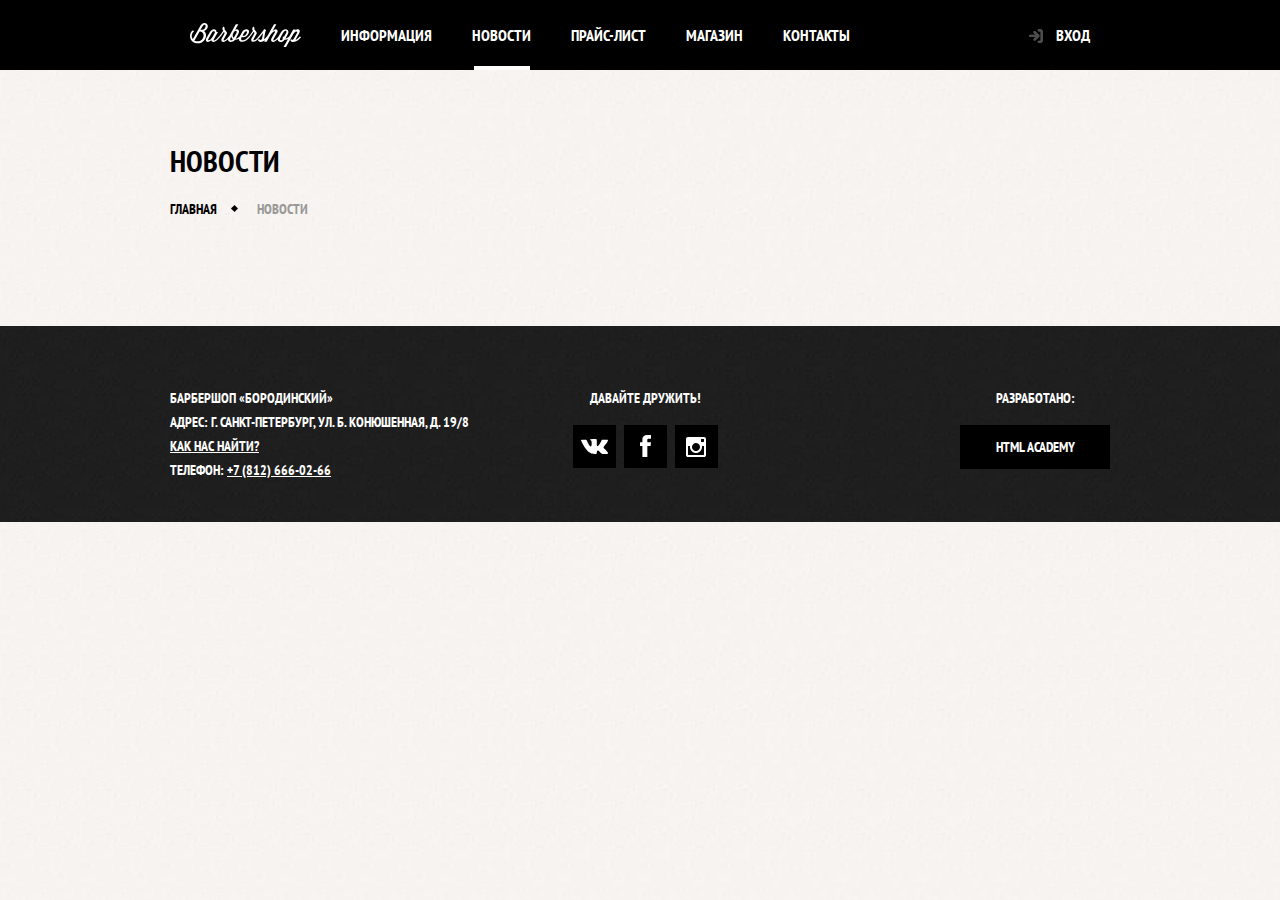
<file: news.html>
<!DOCTYPE html>
<html lang="ru">

<head>
  <meta charset="UTF-8">
  <meta http-equiv="X-UA-Compatible" content="IE=edge">
  <meta name="viewport" content="width=device-width,initial-scale=1">
  <title>БАРБЕРШОП «БОРОДИНСКИЙ»</title>
  <link rel="preconnect" href="https://fonts.googleapis.com">
  <link rel="preconnect" href="https://fonts.gstatic.com" crossorigin>
  <link href="https://fonts.googleapis.com/css2?family=PT+Sans+Narrow:wght@400;700&display=swap" rel="stylesheet">
  <link rel="stylesheet" href="css/style.min.css">
</head>

<body class="page-main inner-page">
  <header class="header">
    <nav class="header__nav">
      <div class="header__nav-wrapper">
        <div class="container inner__nav"><a href="index.html" class="header__logo"><img src="img/logo-inner.svg"
              alt="Логотип БАРБЕРШОПА БОРОДИНСКИЙ" width="111" height="24"></a>
          <ul class="header__list">
            <li class="header__item"><a class="header__link" href="info.html">ИНФОРМАЦИЯ</a></li>
            <li class="header__item header__item--current"><a class="header__link" href="news.html">НОВОСТИ</a></li>
            <li class="header__item"><a class="header__link" href="price.html">ПРАЙС-ЛИСТ</a></li>
            <li class="header__item"><a class="header__link" href="catalog.html">МАГАЗИН</a></li>
            <li class="header__item"><a class="header__link" href="contacts.html">КОНТАКТЫ</a></li>
          </ul>
          <div class="user-nav"><a class="user-link open-form" href="#">ВХОД</a></div>
        </div>
      </div>
    </nav>
  </header>
  <main class="container">
    <h1 class="page__title">Новости</h1>
    <ul class="breadcrumbs">
      <li><a href="index.html">ГЛАВНАЯ</a></li>
      <li><a class="breadcrumbs__current">НОВОСТИ</a></li>
    </ul>
  </main>
  <footer class="footer">
    <div class="container">
      <section class="footer__contacts">
        <h2 class="visually-hidden">Как нас найти</h2>
        <p>БАРБЕРШОП «БОРОДИНСКИЙ»<br>АДРЕС: Г. САНКТ-ПЕТЕРБУРГ, УЛ. Б. КОНЮШЕННАЯ, Д. 19/8<br><a href="#"
            class="open-map">КАК НАС НАЙТИ?</a><br>ТЕЛЕФОН: <a href="tel:+78126660266">+7 (812) 666-02-66</a></p>
      </section>
      <section class="footer__social">
        <h2>Давайте дружить!</h2>
        <ul class="footer__social-list">
          <li><a class="footer__social-btn" href="#"><span class="visually-hidden">Вконтакте</span> <svg width="27"
                height="15" fill="none" xmlns="http://www.w3.org/2000/svg">
                <path
                  d="M26.785 13.47l-.092-.168a13.489 13.489 0 00-2.68-2.98A15.088 15.088 0 0122.887 9.2a.967.967 0 01-.215-1.182 9.844 9.844 0 011.248-1.777l.91-1.162c1.618-2.085 2.3-3.41 2.047-3.972l-.092-.129a.815.815 0 00-.409-.218 2.287 2.287 0 00-.9 0h-3.98a.442.442 0 00-.277 0h-.307a.506.506 0 00-.153.139.992.992 0 00-.154.238 22.97 22.97 0 01-1.494 3.059c-.348.556-.665.993-.962 1.46a7 7 0 01-.747.883 5.85 5.85 0 01-.542.477c-.153.119-.276.169-.358.149l-.235-.05a.924.924 0 01-.318-.338 1.321 1.321 0 01-.163-.526V1.614a3.17 3.17 0 000-.616 2.186 2.186 0 00-.144-.437.74.74 0 00-.286-.338 1.909 1.909 0 00-.512-.178 9.94 9.94 0 00-1.882 0 9.287 9.287 0 00-3.346.308c-.203.1-.384.239-.532.407-.174.198-.195.307-.072.327.235.011.465.069.677.17.21.1.398.242.55.416l.083.16c.092.203.16.416.204.635.061.328.102.66.123.993.041.565.041 1.132 0 1.698 0 .476-.092.844-.133 1.102a2 2 0 01-.276.675c-.045.108-.1.21-.164.308l-.072.07a1.24 1.24 0 01-.378.07.97.97 0 01-.41-.23 3.623 3.623 0 01-.583-.525 7.732 7.732 0 01-.675-.924c-.288-.46-.551-.934-.788-1.42l-.235-.387-.583-1.113c-.238-.465-.45-.942-.635-1.43A.907.907 0 005.38.92h-.072a.882.882 0 00-.184-.16 1.657 1.657 0 00-.369-.09L.918.7A1.052 1.052 0 00.12.978H.008a.78.78 0 000 .219c.011.125.039.248.082.367a36.205 36.205 0 001.84 3.724 43.045 43.045 0 001.71 2.86c.48.725 1.022 1.41 1.513 2.056.492.645.88 1.062 1.024 1.24l.378.408.348.338c.323.28.665.539 1.023.774.473.335.965.644 1.474.924.58.312 1.2.552 1.842.715a6.504 6.504 0 002.066.278h1.617c.28-.003.547-.11.747-.298v-.07a1.03 1.03 0 00.102-.248 2.21 2.21 0 000-.367 4.54 4.54 0 01.092-1.053c.042-.245.12-.483.236-.705.077-.15.177-.287.297-.407l.235-.199h.112a.937.937 0 01.799.209c.317.228.602.495.849.794.266.308.593.665.962 1.043.309.325.652.617 1.023.874l.286.159c.228.129.473.229.727.298.249.087.517.11.777.069l3.633-.1c.284.018.567-.04.819-.168a.663.663 0 00.347-.368.868.868 0 000-.456 1.514 1.514 0 00-.102-.368l-.082-.05z"
                  fill="#fff" />
              </svg></a></li>
          <li><a class="footer__social-btn" href="#"><span class="visually-hidden">Фейсбук</span> <svg width="11"
                height="23" viewBox="0 0 11 23" fill="none" xmlns="http://www.w3.org/2000/svg">
                <path
                  d="M3.62378 1.13123C4.59355 0.376244 5.82388 -0.0252255 7.08674 0.00122876H11V3.86123H8.46979C8.19886 3.85027 7.93242 3.92836 7.7169 4.08187C7.50138 4.23537 7.35045 4.45457 7.29045 4.70123V7.28123H11C10.9142 8.52123 10.7212 9.76123 10.5604 11.0012H7.34405V22.0012H2.40156V11.0012H0V7.30123H2.38012V3.71123C2.43182 2.7359 2.87591 1.81461 3.62378 1.13123Z"
                  fill="white" />
              </svg></a></li>
          <li><a class="footer__social-btn" href="#"><span class="visually-hidden">Инстаграм</span> <svg width="20"
                height="20" viewBox="0 0 20 20" fill="none" xmlns="http://www.w3.org/2000/svg">
                <path
                  d="M18 0H2C1.46957 0 0.960859 0.210714 0.585786 0.585786C0.210714 0.960859 0 1.46957 0 2L0 18C0 18.5304 0.210714 19.0391 0.585786 19.4142C0.960859 19.7893 1.46957 20 2 20H18C18.5304 20 19.0391 19.7893 19.4142 19.4142C19.7893 19.0391 20 18.5304 20 18V2C20 1.46957 19.7893 0.960859 19.4142 0.585786C19.0391 0.210714 18.5304 0 18 0V0ZM10 6C10.7911 6 11.5645 6.2346 12.2223 6.67412C12.8801 7.11365 13.3928 7.73836 13.6955 8.46927C13.9983 9.20017 14.0775 10.0044 13.9231 10.7804C13.7688 11.5563 13.3878 12.269 12.8284 12.8284C12.269 13.3878 11.5563 13.7688 10.7804 13.9231C10.0044 14.0775 9.20017 13.9983 8.46927 13.6955C7.73836 13.3928 7.11365 12.8801 6.67412 12.2223C6.2346 11.5645 6 10.7911 6 10C6 8.93913 6.42143 7.92172 7.17157 7.17157C7.92172 6.42143 8.93913 6 10 6ZM2.5 18C2.43825 18.0041 2.37631 17.9959 2.31772 17.976C2.25914 17.956 2.20507 17.9247 2.15861 17.8839C2.11215 17.843 2.07423 17.7933 2.04701 17.7377C2.01979 17.6822 2.00382 17.6218 2 17.56V9H4.1C4.01687 9.32646 3.98316 9.66354 4 10C4 11.5913 4.63214 13.1174 5.75736 14.2426C6.88258 15.3679 8.4087 16 10 16C11.5913 16 13.1174 15.3679 14.2426 14.2426C15.3679 13.1174 16 11.5913 16 10C16.0168 9.66354 15.9831 9.32646 15.9 9H18V17.5C18.0041 17.5617 17.9959 17.6237 17.976 17.6823C17.956 17.7409 17.9247 17.7949 17.8839 17.8414C17.843 17.8878 17.7933 17.9258 17.7377 17.953C17.6822 17.9802 17.6218 17.9962 17.56 18H2.5ZM18 4.5C18.0041 4.56175 17.9959 4.62369 17.976 4.68228C17.956 4.74086 17.9247 4.79493 17.8839 4.84139C17.843 4.88785 17.7933 4.92577 17.7377 4.95299C17.6822 4.98021 17.6218 4.99618 17.56 5H15.5C15.4383 5.00407 15.3763 4.9959 15.3177 4.97597C15.2591 4.95604 15.2051 4.92473 15.1586 4.88385C15.1122 4.84297 15.0742 4.79332 15.047 4.73774C15.0198 4.68217 15.0038 4.62176 15 4.56V2.5C14.9959 2.43825 15.0041 2.37631 15.024 2.31772C15.044 2.25914 15.0753 2.20507 15.1161 2.15861C15.157 2.11215 15.2067 2.07423 15.2623 2.04701C15.3178 2.01979 15.3782 2.00382 15.44 2H17.5C17.5617 1.99593 17.6237 2.0041 17.6823 2.02403C17.7409 2.04396 17.7949 2.07527 17.8414 2.11615C17.8878 2.15703 17.9258 2.20668 17.953 2.26226C17.9802 2.31783 17.9962 2.37824 18 2.44V4.5Z"
                  fill="white" />
              </svg></a></li>
        </ul>
      </section>
      <p class="footer__copyright"><b>Разработано:</b> <a class="button" href="#">HTML ACADEMY</a></p>
    </div>
  </footer>
  <div class="modal">
    <div class="modal__body">
      <h2>ЛИЧНЫЙ КАБИНЕТ</h2>
      <p class="login__descr">Введите пожалуйста свой логин и пароль</p>
      <form class="login__form" action="https://echo.htmlacademy.ru" method="post">
        <p class="login__item"><input class="login__user-icon" type="email" placeholder="email@example.com"></p>
        <p class="login__item"><input class="login__password-icon" type="password" placeholder="••••••••"></p>
        <p class="login__sign"><input class="visually-hidden login__checkbox" type="checkbox" name="remember"
            id="remember-me" checked="checked"> <label for="remember-me">ЗАПОМНИТЕ МЕНЯ</label> <a class="restore"
            href="#">Я ЗАБЫЛ ПАРОЛЬ!</a></p><button class="button modal__btn" type="submit">ВОЙТИ</button>
      </form><button type="button" class="modal-close"><img src="img/close.svg" alt="Закрыть"> <span
          class="visually-hidden">Закрыть</span></button>
    </div>
  </div>
  <div class="modal-map">
    <div class="modal__body">
      <h2 class="visually-hidden">Как до нас добраться</h2><iframe
        src="https://www.google.com/maps/embed?pb=!1m18!1m12!1m3!1d1998.6036253003213!2d30.32085871618553!3d59.938719169053996!2m3!1f0!2f0!3f0!3m2!1i1024!2i768!4f13.1!3m3!1m2!1s0x4696310fca145cc1%3A0x42b32648d8238007!2z0JHQvtC70YzRiNCw0Y8g0JrQvtC90Y7RiNC10L3QvdCw0Y8g0YPQuy4sIDE5LzgsINCh0LDQvdC60YIt0J_QtdGC0LXRgNCx0YPRgNCzLCAxOTExODY!5e0!3m2!1sru!2sru!4v1653166881781!5m2!1sru!2sru"
        width="766" height="560" style="border:0;" allowfullscreen="" loading="lazy"
        referrerpolicy="no-referrer-when-downgrade"
        title="АДРЕС: Г. САНКТ-ПЕТЕРБУРГ, Б. КОНЮШЕННАЯ, Д. 19/8"></iframe><button type="button"
        class="modal-close modal-close__map"><img src="img/close.svg" alt="Закрыть"> <span
          class="visually-hidden">Закрыть</span></button>
    </div>
  </div>
  <div class="overlay"></div>
  <script src="https://cdnjs.cloudflare.com/ajax/libs/jquery/3.0.0/jquery.min.js"></script>
  <script src="js/script.min.js"></script>
</body>

</html>
</file>
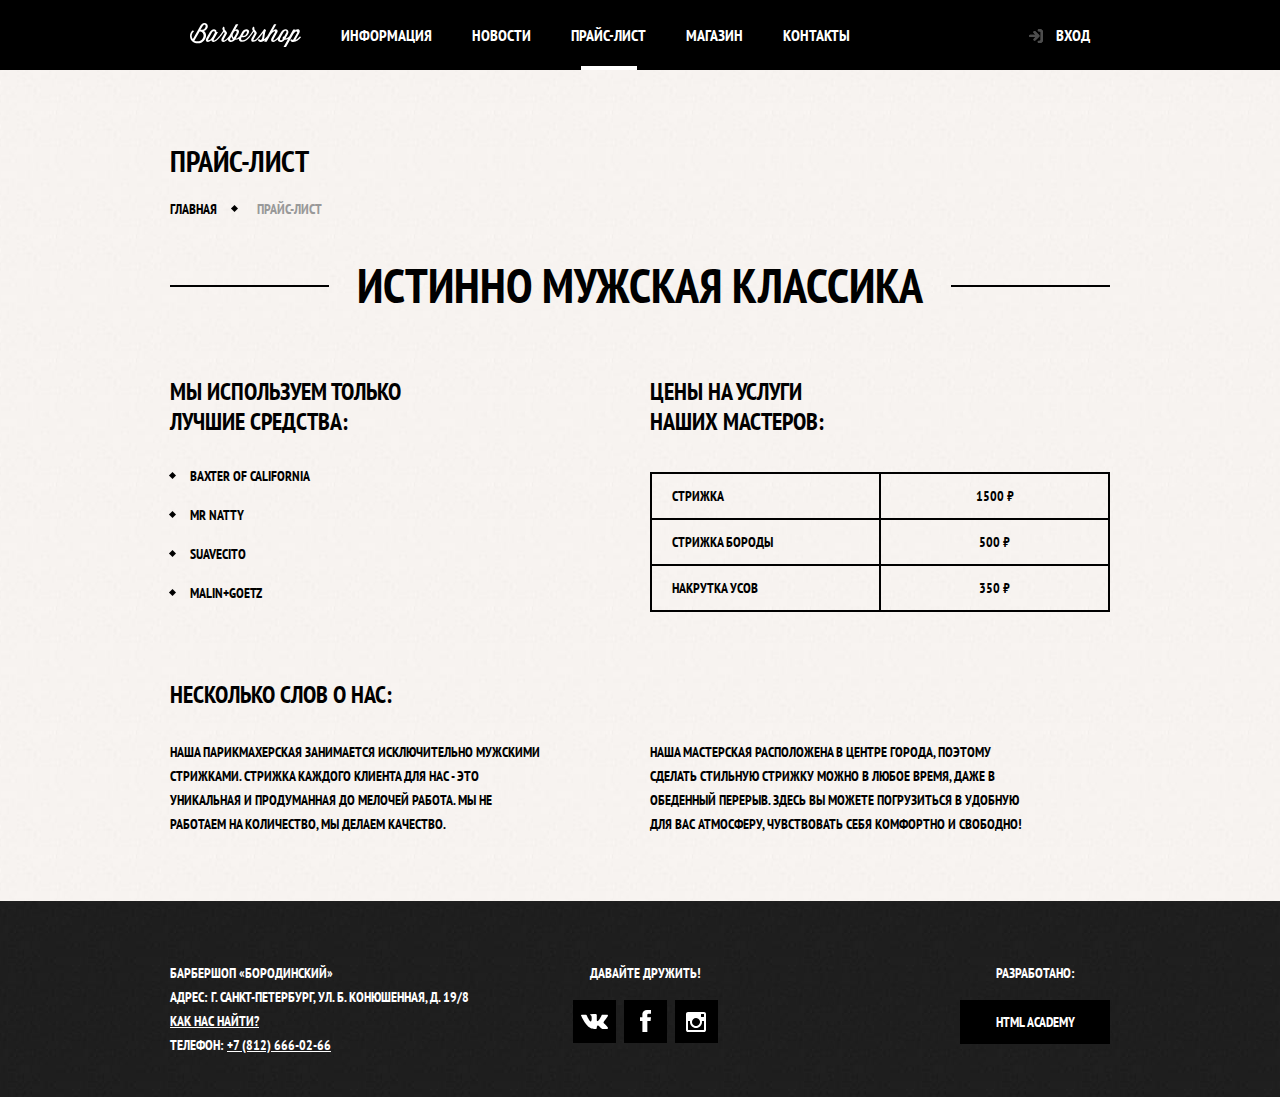
<file: price.html>
<!DOCTYPE html>
<html lang="ru">

<head>
  <meta charset="UTF-8">
  <meta http-equiv="X-UA-Compatible" content="IE=edge">
  <meta name="viewport" content="width=device-width,initial-scale=1">
  <title>БАРБЕРШОП «БОРОДИНСКИЙ»</title>
  <link rel="preconnect" href="https://fonts.googleapis.com">
  <link rel="preconnect" href="https://fonts.gstatic.com" crossorigin>
  <link href="https://fonts.googleapis.com/css2?family=PT+Sans+Narrow:wght@400;700&display=swap" rel="stylesheet">
  <link rel="stylesheet" href="css/style.min.css">
</head>

<body class="page-main inner-page">
  <header class="header">
    <nav class="header__nav">
      <div class="header__nav-wrapper">
        <div class="container inner__nav"><a href="index.html" class="header__logo"><img src="img/logo-inner.svg"
              alt="Логотип БАРБЕРШОПА БОРОДИНСКИЙ" width="111" height="24"></a>
          <ul class="header__list">
            <li class="header__item"><a class="header__link" href="info.html">ИНФОРМАЦИЯ</a></li>
            <li class="header__item"><a class="header__link" href="news.html">НОВОСТИ</a></li>
            <li class="header__item header__item--current"><a class="header__link" href="price.html">ПРАЙС-ЛИСТ</a></li>
            <li class="header__item"><a class="header__link" href="catalog.html">МАГАЗИН</a></li>
            <li class="header__item"><a class="header__link" href="contacts.html">КОНТАКТЫ</a></li>
          </ul>
          <div class="user-nav"><a class="user-link open-form" href="#">ВХОД</a></div>
        </div>
      </div>
    </nav>
  </header>
  <main class="container">
    <h1 class="page__title">ПРАЙС-ЛИСТ</h1>
    <ul class="breadcrumbs">
      <li><a href="index.html">ГЛАВНАЯ</a></li>
      <li><a class="breadcrumbs__current">ПРАЙС-ЛИСТ</a></li>
    </ul>
    <div class="tagline">
      <h2 class="price__title">ИСТИННО МУЖСКАЯ КЛАССИКА</h2>
    </div>
    <div class="price__columns">
      <section class="products">
        <h3>МЫ ИСПОЛЬЗУЕМ ТОЛЬКО<br>ЛУЧШИЕ СРЕДСТВА:</h3>
        <ul>
          <li>Baxter of California</li>
          <li>Mr Natty</li>
          <li>Suavecito</li>
          <li>Malin+Goetz</li>
        </ul>
      </section>
      <section class="prices">
        <h3>ЦЕНЫ НА УСЛУГИ<br>НАШИХ МАСТЕРОВ:</h3>
        <table class="prices__table">
          <tbody>
            <tr>
              <td>Стрижка</td>
              <td>1500 ₽</td>
            </tr>
            <tr>
              <td>СТРИЖКА БОРОДЫ</td>
              <td>500 ₽</td>
            </tr>
            <tr>
              <td>НАКРУТКА УСОВ</td>
              <td>350 ₽</td>
            </tr>
          </tbody>
        </table>
      </section>
    </div>
    <section class="about-us">
      <h3>НЕСКОЛЬКО СЛОВ О НАС:</h3>
      <div class="about-us__descr">
        <p>Наша парикмахерская занимается исключительно мужскими стрижками. Стрижка каждого клиента для нас - это
          уникальная и продуманная до мелочей работа. Мы не работаем на количество, мы делаем качество.</p>
        <p>Наша мастерская расположена в центре города, поэтому сделать стильную стрижку можно в любое время, даже в
          обеденный перерыв. Здесь вы можете погрузиться в удобную для вас атмосферу, чувствовать себя комфортно и
          свободно!</p>
      </div>
    </section>
  </main>
  <footer class="footer">
    <div class="container">
      <section class="footer__contacts">
        <h2 class="visually-hidden">Как нас найти</h2>
        <p>БАРБЕРШОП «БОРОДИНСКИЙ»<br>АДРЕС: Г. САНКТ-ПЕТЕРБУРГ, УЛ. Б. КОНЮШЕННАЯ, Д. 19/8<br><a href="#"
            class="open-map">КАК НАС НАЙТИ?</a><br>ТЕЛЕФОН: <a href="tel:+78126660266">+7 (812) 666-02-66</a></p>
      </section>
      <section class="footer__social">
        <h2>Давайте дружить!</h2>
        <ul class="footer__social-list">
          <li><a class="footer__social-btn" href="#"><span class="visually-hidden">Вконтакте</span> <svg width="27"
                height="15" fill="none" xmlns="http://www.w3.org/2000/svg">
                <path
                  d="M26.785 13.47l-.092-.168a13.489 13.489 0 00-2.68-2.98A15.088 15.088 0 0122.887 9.2a.967.967 0 01-.215-1.182 9.844 9.844 0 011.248-1.777l.91-1.162c1.618-2.085 2.3-3.41 2.047-3.972l-.092-.129a.815.815 0 00-.409-.218 2.287 2.287 0 00-.9 0h-3.98a.442.442 0 00-.277 0h-.307a.506.506 0 00-.153.139.992.992 0 00-.154.238 22.97 22.97 0 01-1.494 3.059c-.348.556-.665.993-.962 1.46a7 7 0 01-.747.883 5.85 5.85 0 01-.542.477c-.153.119-.276.169-.358.149l-.235-.05a.924.924 0 01-.318-.338 1.321 1.321 0 01-.163-.526V1.614a3.17 3.17 0 000-.616 2.186 2.186 0 00-.144-.437.74.74 0 00-.286-.338 1.909 1.909 0 00-.512-.178 9.94 9.94 0 00-1.882 0 9.287 9.287 0 00-3.346.308c-.203.1-.384.239-.532.407-.174.198-.195.307-.072.327.235.011.465.069.677.17.21.1.398.242.55.416l.083.16c.092.203.16.416.204.635.061.328.102.66.123.993.041.565.041 1.132 0 1.698 0 .476-.092.844-.133 1.102a2 2 0 01-.276.675c-.045.108-.1.21-.164.308l-.072.07a1.24 1.24 0 01-.378.07.97.97 0 01-.41-.23 3.623 3.623 0 01-.583-.525 7.732 7.732 0 01-.675-.924c-.288-.46-.551-.934-.788-1.42l-.235-.387-.583-1.113c-.238-.465-.45-.942-.635-1.43A.907.907 0 005.38.92h-.072a.882.882 0 00-.184-.16 1.657 1.657 0 00-.369-.09L.918.7A1.052 1.052 0 00.12.978H.008a.78.78 0 000 .219c.011.125.039.248.082.367a36.205 36.205 0 001.84 3.724 43.045 43.045 0 001.71 2.86c.48.725 1.022 1.41 1.513 2.056.492.645.88 1.062 1.024 1.24l.378.408.348.338c.323.28.665.539 1.023.774.473.335.965.644 1.474.924.58.312 1.2.552 1.842.715a6.504 6.504 0 002.066.278h1.617c.28-.003.547-.11.747-.298v-.07a1.03 1.03 0 00.102-.248 2.21 2.21 0 000-.367 4.54 4.54 0 01.092-1.053c.042-.245.12-.483.236-.705.077-.15.177-.287.297-.407l.235-.199h.112a.937.937 0 01.799.209c.317.228.602.495.849.794.266.308.593.665.962 1.043.309.325.652.617 1.023.874l.286.159c.228.129.473.229.727.298.249.087.517.11.777.069l3.633-.1c.284.018.567-.04.819-.168a.663.663 0 00.347-.368.868.868 0 000-.456 1.514 1.514 0 00-.102-.368l-.082-.05z"
                  fill="#fff" />
              </svg></a></li>
          <li><a class="footer__social-btn" href="#"><span class="visually-hidden">Фейсбук</span> <svg width="11"
                height="23" viewBox="0 0 11 23" fill="none" xmlns="http://www.w3.org/2000/svg">
                <path
                  d="M3.62378 1.13123C4.59355 0.376244 5.82388 -0.0252255 7.08674 0.00122876H11V3.86123H8.46979C8.19886 3.85027 7.93242 3.92836 7.7169 4.08187C7.50138 4.23537 7.35045 4.45457 7.29045 4.70123V7.28123H11C10.9142 8.52123 10.7212 9.76123 10.5604 11.0012H7.34405V22.0012H2.40156V11.0012H0V7.30123H2.38012V3.71123C2.43182 2.7359 2.87591 1.81461 3.62378 1.13123Z"
                  fill="white" />
              </svg></a></li>
          <li><a class="footer__social-btn" href="#"><span class="visually-hidden">Инстаграм</span> <svg width="20"
                height="20" viewBox="0 0 20 20" fill="none" xmlns="http://www.w3.org/2000/svg">
                <path
                  d="M18 0H2C1.46957 0 0.960859 0.210714 0.585786 0.585786C0.210714 0.960859 0 1.46957 0 2L0 18C0 18.5304 0.210714 19.0391 0.585786 19.4142C0.960859 19.7893 1.46957 20 2 20H18C18.5304 20 19.0391 19.7893 19.4142 19.4142C19.7893 19.0391 20 18.5304 20 18V2C20 1.46957 19.7893 0.960859 19.4142 0.585786C19.0391 0.210714 18.5304 0 18 0V0ZM10 6C10.7911 6 11.5645 6.2346 12.2223 6.67412C12.8801 7.11365 13.3928 7.73836 13.6955 8.46927C13.9983 9.20017 14.0775 10.0044 13.9231 10.7804C13.7688 11.5563 13.3878 12.269 12.8284 12.8284C12.269 13.3878 11.5563 13.7688 10.7804 13.9231C10.0044 14.0775 9.20017 13.9983 8.46927 13.6955C7.73836 13.3928 7.11365 12.8801 6.67412 12.2223C6.2346 11.5645 6 10.7911 6 10C6 8.93913 6.42143 7.92172 7.17157 7.17157C7.92172 6.42143 8.93913 6 10 6ZM2.5 18C2.43825 18.0041 2.37631 17.9959 2.31772 17.976C2.25914 17.956 2.20507 17.9247 2.15861 17.8839C2.11215 17.843 2.07423 17.7933 2.04701 17.7377C2.01979 17.6822 2.00382 17.6218 2 17.56V9H4.1C4.01687 9.32646 3.98316 9.66354 4 10C4 11.5913 4.63214 13.1174 5.75736 14.2426C6.88258 15.3679 8.4087 16 10 16C11.5913 16 13.1174 15.3679 14.2426 14.2426C15.3679 13.1174 16 11.5913 16 10C16.0168 9.66354 15.9831 9.32646 15.9 9H18V17.5C18.0041 17.5617 17.9959 17.6237 17.976 17.6823C17.956 17.7409 17.9247 17.7949 17.8839 17.8414C17.843 17.8878 17.7933 17.9258 17.7377 17.953C17.6822 17.9802 17.6218 17.9962 17.56 18H2.5ZM18 4.5C18.0041 4.56175 17.9959 4.62369 17.976 4.68228C17.956 4.74086 17.9247 4.79493 17.8839 4.84139C17.843 4.88785 17.7933 4.92577 17.7377 4.95299C17.6822 4.98021 17.6218 4.99618 17.56 5H15.5C15.4383 5.00407 15.3763 4.9959 15.3177 4.97597C15.2591 4.95604 15.2051 4.92473 15.1586 4.88385C15.1122 4.84297 15.0742 4.79332 15.047 4.73774C15.0198 4.68217 15.0038 4.62176 15 4.56V2.5C14.9959 2.43825 15.0041 2.37631 15.024 2.31772C15.044 2.25914 15.0753 2.20507 15.1161 2.15861C15.157 2.11215 15.2067 2.07423 15.2623 2.04701C15.3178 2.01979 15.3782 2.00382 15.44 2H17.5C17.5617 1.99593 17.6237 2.0041 17.6823 2.02403C17.7409 2.04396 17.7949 2.07527 17.8414 2.11615C17.8878 2.15703 17.9258 2.20668 17.953 2.26226C17.9802 2.31783 17.9962 2.37824 18 2.44V4.5Z"
                  fill="white" />
              </svg></a></li>
        </ul>
      </section>
      <p class="footer__copyright"><b>Разработано:</b> <a class="button" href="#">HTML ACADEMY</a></p>
    </div>
  </footer>
  <div class="modal">
    <div class="modal__body">
      <h2>ЛИЧНЫЙ КАБИНЕТ</h2>
      <p class="login__descr">Введите пожалуйста свой логин и пароль</p>
      <form class="login__form" action="https://echo.htmlacademy.ru" method="post">
        <p class="login__item"><input class="login__user-icon" type="email" placeholder="email@example.com"></p>
        <p class="login__item"><input class="login__password-icon" type="password" placeholder="••••••••"></p>
        <p class="login__sign"><input class="visually-hidden login__checkbox" type="checkbox" name="remember"
            id="remember-me" checked="checked"> <label for="remember-me">ЗАПОМНИТЕ МЕНЯ</label> <a class="restore"
            href="#">Я ЗАБЫЛ ПАРОЛЬ!</a></p><button class="button modal__btn" type="submit">ВОЙТИ</button>
      </form><button type="button" class="modal-close"><img src="img/close.svg" alt="Закрыть"> <span
          class="visually-hidden">Закрыть</span></button>
    </div>
  </div>
  <div class="modal-map">
    <div class="modal__body">
      <h2 class="visually-hidden">Как до нас добраться</h2><iframe
        src="https://www.google.com/maps/embed?pb=!1m18!1m12!1m3!1d1998.6036253003213!2d30.32085871618553!3d59.938719169053996!2m3!1f0!2f0!3f0!3m2!1i1024!2i768!4f13.1!3m3!1m2!1s0x4696310fca145cc1%3A0x42b32648d8238007!2z0JHQvtC70YzRiNCw0Y8g0JrQvtC90Y7RiNC10L3QvdCw0Y8g0YPQuy4sIDE5LzgsINCh0LDQvdC60YIt0J_QtdGC0LXRgNCx0YPRgNCzLCAxOTExODY!5e0!3m2!1sru!2sru!4v1653166881781!5m2!1sru!2sru"
        width="766" height="560" style="border:0;" allowfullscreen="" loading="lazy"
        referrerpolicy="no-referrer-when-downgrade"
        title="АДРЕС: Г. САНКТ-ПЕТЕРБУРГ, Б. КОНЮШЕННАЯ, Д. 19/8"></iframe><button type="button"
        class="modal-close modal-close__map"><img src="img/close.svg" alt="Закрыть"> <span
          class="visually-hidden">Закрыть</span></button>
    </div>
  </div>
  <div class="overlay"></div>
  <script src="https://cdnjs.cloudflare.com/ajax/libs/jquery/3.0.0/jquery.min.js"></script>
  <script src="js/script.min.js"></script>
</body>

</html>
</file>
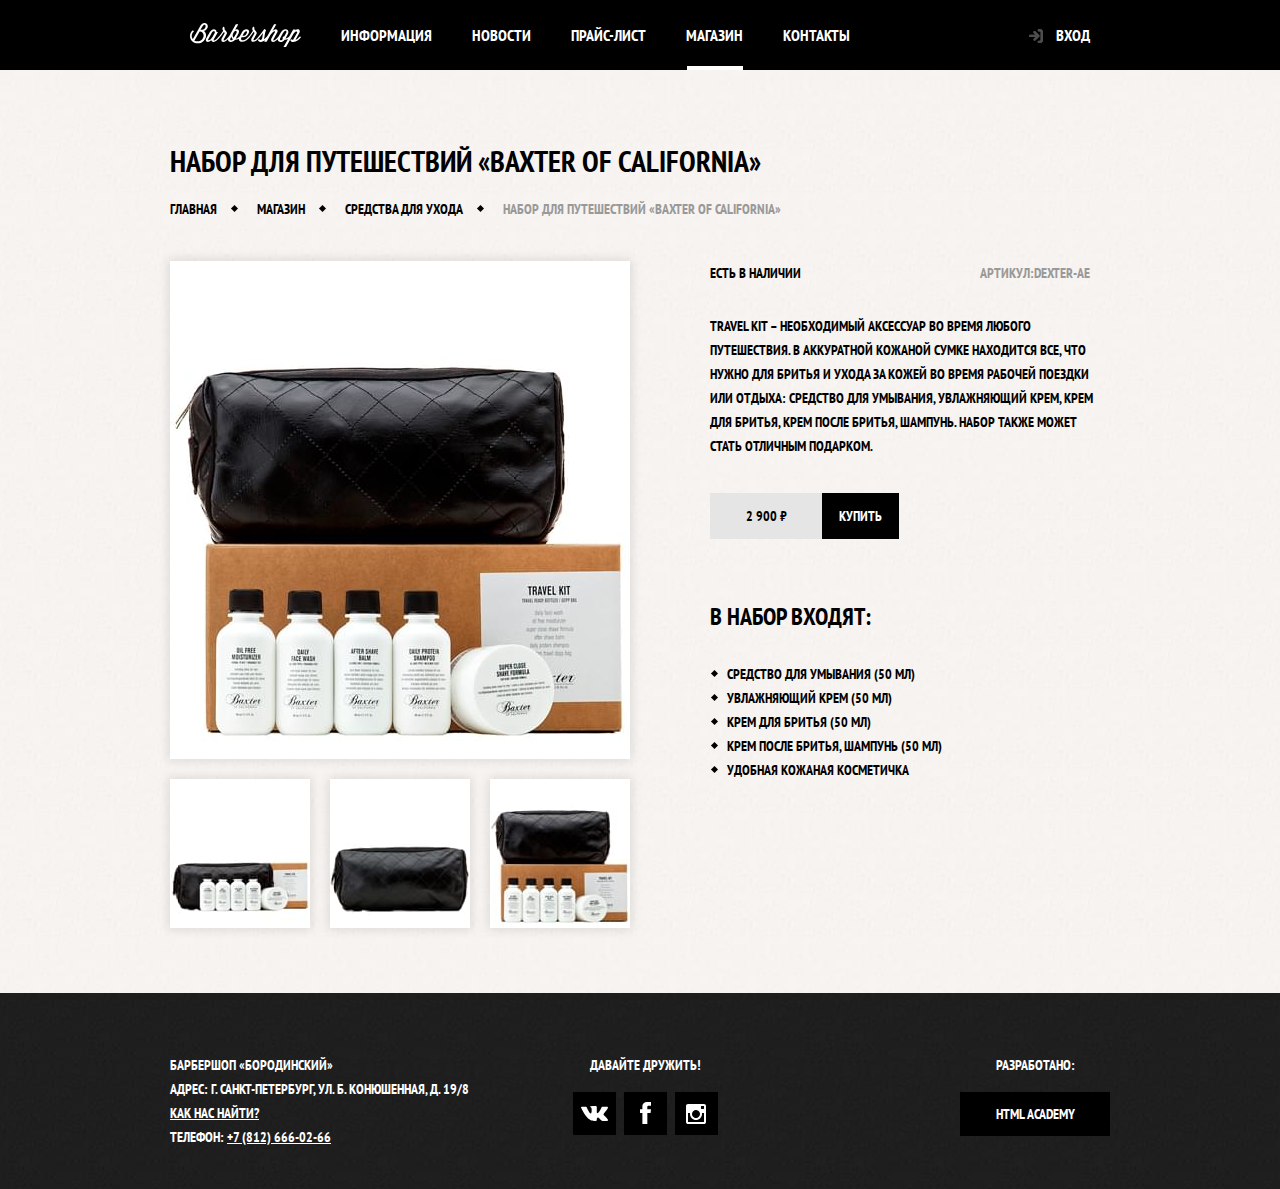
<file: product.html>
<!DOCTYPE html>
<html lang="ru">

<head>
  <meta charset="UTF-8">
  <meta http-equiv="X-UA-Compatible" content="IE=edge">
  <meta name="viewport" content="width=device-width,initial-scale=1">
  <title>БАРБЕРШОП «БОРОДИНСКИЙ»</title>
  <link rel="preconnect" href="https://fonts.googleapis.com">
  <link rel="preconnect" href="https://fonts.gstatic.com" crossorigin>
  <link href="https://fonts.googleapis.com/css2?family=PT+Sans+Narrow:wght@400;700&display=swap" rel="stylesheet">
  <link rel="stylesheet" href="css/style.min.css">
</head>

<body class="page-main inner-page">
  <header class="header">
    <nav class="header__nav">
      <div class="header__nav-wrapper">
        <div class="container inner__nav"><a href="index.html" class="header__logo"><img src="img/logo-inner.svg"
              alt="Логотип БАРБЕРШОПА БОРОДИНСКИЙ" width="111" height="24"></a>
          <ul class="header__list">
            <li class="header__item"><a class="header__link" href="info.html">ИНФОРМАЦИЯ</a></li>
            <li class="header__item"><a class="header__link" href="news.html">НОВОСТИ</a></li>
            <li class="header__item"><a class="header__link" href="price.html">ПРАЙС-ЛИСТ</a></li>
            <li class="header__item header__item--current"><a class="header__link" href="catalog.html">МАГАЗИН</a></li>
            <li class="header__item"><a class="header__link" href="contacts.html">КОНТАКТЫ</a></li>
          </ul>
          <div class="user-nav"><a class="user-link open-form" href="#">ВХОД</a></div>
        </div>
      </div>
    </nav>
  </header>
  <main class="page-product container">
    <h1 class="page__title">Набор для путешествий «Baxter of California»</h1>
    <ul class="breadcrumbs">
      <li><a href="index.html">ГЛАВНАЯ</a></li>
      <li><a href="catalog.html">МАГАЗИН</a></li>
      <li><a href="#">СРЕДСТВА ДЛЯ УХОДА</a></li>
      <li><a class="breadcrumbs__current">набор для путешествий «Baxter of California»</a></li>
    </ul>
    <section class="product">
      <h2 class="visually-hidden">Изображение товара</h2>
      <p class="product__photo-full"><img src="img/product-1.jpg" alt="Фото всего набора" width="460" height="498"></p>
      <ul class="product__photo-preview">
        <li><img src="img/product-2.jpg" alt="Фото в анфас" width="140" height="149"></li>
        <li><img src="img/product-3.jpg" alt="Фото в профиль" width="140" height="149"></li>
        <li><img src="img/product-4.jpg" alt="Фото отдельной части" width="140" height="149"></li>
      </ul>
    </section>
    <section class="product__info">
      <h2 class="visually-hidden">Описание товара</h2>
      <div class="product__descr">
        <p class="product__availability">ЕСТЬ В НАЛИЧИИ</p>
        <p class="product__article">АРТИКУЛ:DEXTER-AE</p>
      </div>
      <p class="product__text">Travel Kit – необходимый аксессуар во время любого путешествия. В аккуратной кожаной
        сумке находится все, что нужно для бритья и ухода за кожей во время рабочей поездки или отдыха: средство для
        умывания, увлажняющий крем, крем для бритья, крем после бритья, шампунь. Набор также может стать отличным
        подарком.</p>
      <p class="product__price"><b>2 900 ₽</b> <button class="button" type="button">КУПИТЬ</button></p>
      <h3>В набор входят:</h3>
      <ul>
        <li>Средство для умывания (50 мл)</li>
        <li>Увлажняющий крем (50 мл)</li>
        <li>Крем для бритья (50 мл)</li>
        <li>Крем после бритья, шампунь (50 мл)</li>
        <li>Удобная кожаная косметичка</li>
      </ul>
    </section>
  </main>
  <footer class="footer">
    <div class="container">
      <section class="footer__contacts">
        <h2 class="visually-hidden">Как нас найти</h2>
        <p>БАРБЕРШОП «БОРОДИНСКИЙ»<br>АДРЕС: Г. САНКТ-ПЕТЕРБУРГ, УЛ. Б. КОНЮШЕННАЯ, Д. 19/8<br><a href="#"
            class="open-map">КАК НАС НАЙТИ?</a><br>ТЕЛЕФОН: <a href="tel:+78126660266">+7 (812) 666-02-66</a></p>
      </section>
      <section class="footer__social">
        <h2>Давайте дружить!</h2>
        <ul class="footer__social-list">
          <li><a class="footer__social-btn" href="#"><span class="visually-hidden">Вконтакте</span> <svg width="27"
                height="15" fill="none" xmlns="http://www.w3.org/2000/svg">
                <path
                  d="M26.785 13.47l-.092-.168a13.489 13.489 0 00-2.68-2.98A15.088 15.088 0 0122.887 9.2a.967.967 0 01-.215-1.182 9.844 9.844 0 011.248-1.777l.91-1.162c1.618-2.085 2.3-3.41 2.047-3.972l-.092-.129a.815.815 0 00-.409-.218 2.287 2.287 0 00-.9 0h-3.98a.442.442 0 00-.277 0h-.307a.506.506 0 00-.153.139.992.992 0 00-.154.238 22.97 22.97 0 01-1.494 3.059c-.348.556-.665.993-.962 1.46a7 7 0 01-.747.883 5.85 5.85 0 01-.542.477c-.153.119-.276.169-.358.149l-.235-.05a.924.924 0 01-.318-.338 1.321 1.321 0 01-.163-.526V1.614a3.17 3.17 0 000-.616 2.186 2.186 0 00-.144-.437.74.74 0 00-.286-.338 1.909 1.909 0 00-.512-.178 9.94 9.94 0 00-1.882 0 9.287 9.287 0 00-3.346.308c-.203.1-.384.239-.532.407-.174.198-.195.307-.072.327.235.011.465.069.677.17.21.1.398.242.55.416l.083.16c.092.203.16.416.204.635.061.328.102.66.123.993.041.565.041 1.132 0 1.698 0 .476-.092.844-.133 1.102a2 2 0 01-.276.675c-.045.108-.1.21-.164.308l-.072.07a1.24 1.24 0 01-.378.07.97.97 0 01-.41-.23 3.623 3.623 0 01-.583-.525 7.732 7.732 0 01-.675-.924c-.288-.46-.551-.934-.788-1.42l-.235-.387-.583-1.113c-.238-.465-.45-.942-.635-1.43A.907.907 0 005.38.92h-.072a.882.882 0 00-.184-.16 1.657 1.657 0 00-.369-.09L.918.7A1.052 1.052 0 00.12.978H.008a.78.78 0 000 .219c.011.125.039.248.082.367a36.205 36.205 0 001.84 3.724 43.045 43.045 0 001.71 2.86c.48.725 1.022 1.41 1.513 2.056.492.645.88 1.062 1.024 1.24l.378.408.348.338c.323.28.665.539 1.023.774.473.335.965.644 1.474.924.58.312 1.2.552 1.842.715a6.504 6.504 0 002.066.278h1.617c.28-.003.547-.11.747-.298v-.07a1.03 1.03 0 00.102-.248 2.21 2.21 0 000-.367 4.54 4.54 0 01.092-1.053c.042-.245.12-.483.236-.705.077-.15.177-.287.297-.407l.235-.199h.112a.937.937 0 01.799.209c.317.228.602.495.849.794.266.308.593.665.962 1.043.309.325.652.617 1.023.874l.286.159c.228.129.473.229.727.298.249.087.517.11.777.069l3.633-.1c.284.018.567-.04.819-.168a.663.663 0 00.347-.368.868.868 0 000-.456 1.514 1.514 0 00-.102-.368l-.082-.05z"
                  fill="#fff" />
              </svg></a></li>
          <li><a class="footer__social-btn" href="#"><span class="visually-hidden">Фейсбук</span> <svg width="11"
                height="23" viewBox="0 0 11 23" fill="none" xmlns="http://www.w3.org/2000/svg">
                <path
                  d="M3.62378 1.13123C4.59355 0.376244 5.82388 -0.0252255 7.08674 0.00122876H11V3.86123H8.46979C8.19886 3.85027 7.93242 3.92836 7.7169 4.08187C7.50138 4.23537 7.35045 4.45457 7.29045 4.70123V7.28123H11C10.9142 8.52123 10.7212 9.76123 10.5604 11.0012H7.34405V22.0012H2.40156V11.0012H0V7.30123H2.38012V3.71123C2.43182 2.7359 2.87591 1.81461 3.62378 1.13123Z"
                  fill="white" />
              </svg></a></li>
          <li><a class="footer__social-btn" href="#"><span class="visually-hidden">Инстаграм</span> <svg width="20"
                height="20" viewBox="0 0 20 20" fill="none" xmlns="http://www.w3.org/2000/svg">
                <path
                  d="M18 0H2C1.46957 0 0.960859 0.210714 0.585786 0.585786C0.210714 0.960859 0 1.46957 0 2L0 18C0 18.5304 0.210714 19.0391 0.585786 19.4142C0.960859 19.7893 1.46957 20 2 20H18C18.5304 20 19.0391 19.7893 19.4142 19.4142C19.7893 19.0391 20 18.5304 20 18V2C20 1.46957 19.7893 0.960859 19.4142 0.585786C19.0391 0.210714 18.5304 0 18 0V0ZM10 6C10.7911 6 11.5645 6.2346 12.2223 6.67412C12.8801 7.11365 13.3928 7.73836 13.6955 8.46927C13.9983 9.20017 14.0775 10.0044 13.9231 10.7804C13.7688 11.5563 13.3878 12.269 12.8284 12.8284C12.269 13.3878 11.5563 13.7688 10.7804 13.9231C10.0044 14.0775 9.20017 13.9983 8.46927 13.6955C7.73836 13.3928 7.11365 12.8801 6.67412 12.2223C6.2346 11.5645 6 10.7911 6 10C6 8.93913 6.42143 7.92172 7.17157 7.17157C7.92172 6.42143 8.93913 6 10 6ZM2.5 18C2.43825 18.0041 2.37631 17.9959 2.31772 17.976C2.25914 17.956 2.20507 17.9247 2.15861 17.8839C2.11215 17.843 2.07423 17.7933 2.04701 17.7377C2.01979 17.6822 2.00382 17.6218 2 17.56V9H4.1C4.01687 9.32646 3.98316 9.66354 4 10C4 11.5913 4.63214 13.1174 5.75736 14.2426C6.88258 15.3679 8.4087 16 10 16C11.5913 16 13.1174 15.3679 14.2426 14.2426C15.3679 13.1174 16 11.5913 16 10C16.0168 9.66354 15.9831 9.32646 15.9 9H18V17.5C18.0041 17.5617 17.9959 17.6237 17.976 17.6823C17.956 17.7409 17.9247 17.7949 17.8839 17.8414C17.843 17.8878 17.7933 17.9258 17.7377 17.953C17.6822 17.9802 17.6218 17.9962 17.56 18H2.5ZM18 4.5C18.0041 4.56175 17.9959 4.62369 17.976 4.68228C17.956 4.74086 17.9247 4.79493 17.8839 4.84139C17.843 4.88785 17.7933 4.92577 17.7377 4.95299C17.6822 4.98021 17.6218 4.99618 17.56 5H15.5C15.4383 5.00407 15.3763 4.9959 15.3177 4.97597C15.2591 4.95604 15.2051 4.92473 15.1586 4.88385C15.1122 4.84297 15.0742 4.79332 15.047 4.73774C15.0198 4.68217 15.0038 4.62176 15 4.56V2.5C14.9959 2.43825 15.0041 2.37631 15.024 2.31772C15.044 2.25914 15.0753 2.20507 15.1161 2.15861C15.157 2.11215 15.2067 2.07423 15.2623 2.04701C15.3178 2.01979 15.3782 2.00382 15.44 2H17.5C17.5617 1.99593 17.6237 2.0041 17.6823 2.02403C17.7409 2.04396 17.7949 2.07527 17.8414 2.11615C17.8878 2.15703 17.9258 2.20668 17.953 2.26226C17.9802 2.31783 17.9962 2.37824 18 2.44V4.5Z"
                  fill="white" />
              </svg></a></li>
        </ul>
      </section>
      <p class="footer__copyright"><b>Разработано:</b> <a class="button" href="#">HTML ACADEMY</a></p>
    </div>
  </footer>
  <div class="modal">
    <div class="modal__body">
      <h2>ЛИЧНЫЙ КАБИНЕТ</h2>
      <p class="login__descr">Введите пожалуйста свой логин и пароль</p>
      <form class="login__form" action="https://echo.htmlacademy.ru" method="post">
        <p class="login__item"><input class="login__user-icon" type="email" placeholder="email@example.com"></p>
        <p class="login__item"><input class="login__password-icon" type="password" placeholder="••••••••"></p>
        <p class="login__sign"><input class="visually-hidden login__checkbox" type="checkbox" name="remember"
            id="remember-me" checked="checked"> <label for="remember-me">ЗАПОМНИТЕ МЕНЯ</label> <a class="restore"
            href="#">Я ЗАБЫЛ ПАРОЛЬ!</a></p><button class="button modal__btn" type="submit">ВОЙТИ</button>
      </form><button type="button" class="modal-close"><img src="img/close.svg" alt="Закрыть"> <span
          class="visually-hidden">Закрыть</span></button>
    </div>
  </div>
  <div class="modal-map">
    <div class="modal__body">
      <h2 class="visually-hidden">Как до нас добраться</h2><iframe
        src="https://www.google.com/maps/embed?pb=!1m18!1m12!1m3!1d1998.6036253003213!2d30.32085871618553!3d59.938719169053996!2m3!1f0!2f0!3f0!3m2!1i1024!2i768!4f13.1!3m3!1m2!1s0x4696310fca145cc1%3A0x42b32648d8238007!2z0JHQvtC70YzRiNCw0Y8g0JrQvtC90Y7RiNC10L3QvdCw0Y8g0YPQuy4sIDE5LzgsINCh0LDQvdC60YIt0J_QtdGC0LXRgNCx0YPRgNCzLCAxOTExODY!5e0!3m2!1sru!2sru!4v1653166881781!5m2!1sru!2sru"
        width="766" height="560" style="border:0;" allowfullscreen="" loading="lazy"
        referrerpolicy="no-referrer-when-downgrade"
        title="АДРЕС: Г. САНКТ-ПЕТЕРБУРГ, Б. КОНЮШЕННАЯ, Д. 19/8"></iframe><button type="button"
        class="modal-close modal-close__map"><img src="img/close.svg" alt="Закрыть"> <span
          class="visually-hidden">Закрыть</span></button>
    </div>
  </div>
  <div class="overlay"></div>
  <script src="https://cdnjs.cloudflare.com/ajax/libs/jquery/3.0.0/jquery.min.js"></script>
  <script src="js/script.min.js"></script>
</body>

</html>
</file>
<file: css/style.min.css>
/*! normalize.css v8.0.1 | MIT License | github.com/necolas/normalize.css */html{line-height:1.15;-webkit-text-size-adjust:100%}body{margin:0}main{display:block}h1{margin:.67em 0;font-size:2em}hr{-webkit-box-sizing:content-box;box-sizing:content-box;height:0;overflow:visible}pre{font-size:1em;font-family:monospace,monospace}a{background-color:rgba(0,0,0,0)}abbr[title]{text-decoration:underline;-webkit-text-decoration:underline dotted;text-decoration:underline dotted;border-bottom:none}b,strong{font-weight:bolder}code,kbd,samp{font-size:1em;font-family:monospace,monospace}small{font-size:80%}sub,sup{position:relative;font-size:75%;line-height:0;vertical-align:baseline}sub{bottom:-.25em}sup{top:-.5em}img{border-style:none}button,input,optgroup,select,textarea{margin:0;font-size:100%;line-height:1.15;font-family:inherit}button,input{overflow:visible}button,select{text-transform:none}[type=button],[type=reset],[type=submit],button{-webkit-appearance:button}[type=button]::-moz-focus-inner,[type=reset]::-moz-focus-inner,[type=submit]::-moz-focus-inner,button::-moz-focus-inner{padding:0;border-style:none}[type=button]:-moz-focusring,[type=reset]:-moz-focusring,[type=submit]:-moz-focusring,button:-moz-focusring{outline:1px dotted ButtonText}fieldset{padding:.35em .75em .625em}legend{display:table;-webkit-box-sizing:border-box;box-sizing:border-box;max-width:100%;padding:0;color:inherit;white-space:normal}progress{vertical-align:baseline}textarea{overflow:auto}[type=checkbox],[type=radio]{-webkit-box-sizing:border-box;box-sizing:border-box;padding:0}[type=number]::-webkit-inner-spin-button,[type=number]::-webkit-outer-spin-button{height:auto}[type=search]{outline-offset:-2px;-webkit-appearance:textfield}[type=search]::-webkit-search-decoration{-webkit-appearance:none}::-webkit-file-upload-button{font:inherit;-webkit-appearance:button}details{display:block}summary{display:list-item}template{display:none}[hidden]{display:none}.page{height:100%}.page-main{min-height:100%;display:grid;grid-template-rows:-webkit-min-content 1fr -webkit-min-content;grid-template-rows:min-content 1fr min-content;-ms-flex-line-pack:start;align-content:start}body{min-width:960px;margin:0;padding:0;font-family:"PT Sans Narrow",sans-serif;font-weight:700;font-size:14px;line-height:24px;color:#fff;background-color:#000;background-image:url(../img/main-bg.jpg);background-position:top center;background-repeat:no-repeat;text-transform:uppercase}a{text-decoration:none}img{max-width:100%;height:auto}.visually-hidden{position:absolute;width:1px;height:1px;margin:-1px;border:0;padding:0;white-space:nowrap;-webkit-clip-path:inset(100%);clip-path:inset(100%);clip:rect(0 0 0 0);overflow:hidden}.overlay{display:none;position:fixed;top:0;left:0;width:100%;height:100%;background-color:rgba(0,0,0,.5);z-index:20;-webkit-transition:.3s all;transition:.3s all}.scroll{overflow:hidden}.title{font-size:30px;line-height:42px}.header{margin-bottom:70px}.header__nav-wrapper{width:100%;background-color:#000;margin-bottom:60px}.header__list{display:-webkit-box;display:-ms-flexbox;display:flex;-ms-flex-wrap:wrap;flex-wrap:wrap;margin:0;padding:0;list-style:none}.header__list a{color:#fff;display:block;padding:25px 20px}.header__list a:focus,.header__list a:hover{background-color:#212121}.header__item--current{position:relative}.header__item--current::after{content:"";position:absolute;width:56px;height:4px;bottom:0;left:50%;-webkit-transform:translateX(-50%);transform:translateX(-50%);background-color:#fff}.header__nav{display:-webkit-box;display:-ms-flexbox;display:flex;-webkit-box-orient:vertical;-webkit-box-direction:normal;-ms-flex-direction:column;flex-direction:column;-webkit-box-align:center;-ms-flex-align:center;align-items:center;font-size:16px;line-height:20px;color:#fff;background-color:rgba(0,0,0,0)}.header__nav .container{display:-webkit-box;display:-ms-flexbox;display:flex}.container{width:940px;margin:0 auto;padding:0 10px}.header__logo{-webkit-box-ordinal-group:3;-ms-flex-order:2;order:2;width:371px;height:155px}.user-nav{margin-left:auto}.user-nav .user-link{position:relative;padding-left:50px}.user-link::before{content:"";position:absolute;top:29px;left:23px;width:14px;height:14px;background-image:url(../img/login.svg)}.user-nav a{color:#fff;display:block;padding:25px 20px}.user-nav a:focus,.user-nav a:hover{background-color:#212121}.advantages{margin-bottom:80px}.advantages__list{display:grid;grid-template-columns:1fr 1fr 1fr;-webkit-column-gap:20px;-moz-column-gap:20px;column-gap:20px;margin:0;padding:0;list-style:none}.advantages__item{text-align:center}.advantages__item h3{position:relative;font-size:30px;line-height:42px;margin:0;margin-bottom:60px}.advantages__item h3::after{content:"";position:absolute;width:20px;height:20px;left:50%;bottom:-30px;background-color:#fff;-webkit-transform:rotate(-45deg) translateX(-50%);transform:rotate(-45deg) translateX(-50%)}.advantages__item p{margin:0 10px}.index__columns{display:-webkit-box;display:-ms-flexbox;display:flex;-webkit-box-pack:justify;-ms-flex-pack:justify;justify-content:space-between;margin-bottom:35px;padding:45px 80px;color:#000;background-color:#f9f6f3;background-image:url(../img/line.png),url(../img/pattern-white.jpg);background-position:center,0 0;background-repeat:no-repeat,repeat}.index__columns h2{font-size:30px;line-height:42px;margin:0;margin-bottom:20px}.news__list{width:350px;list-style:none;margin:0;padding:0;margin-bottom:25px}.news__list li{margin-bottom:25px}.news__list p{margin:0}.gallery{width:300px}.button.gallery__button{position:absolute;width:140px;margin:0;bottom:0}.gallery__button-prev{left:0}.gallery__button-next{right:0}.gallery__container{position:relative;height:260px}.gallery__content{height:164px;background-color:#000;border:7px solid #fff;margin:0}.gallery__content img{width:286px;height:164px}.contacts p{margin:0;margin-bottom:25px}.contacts p a{color:#000}.button{display:inline-block;font:inherit;text-align:center;color:#fff;vertical-align:middle;text-transform:uppercase;background-color:#000;border:none;padding:10px 30px;margin-right:16px}.button:active,.button:focus,.button:hover{background-color:#663d15}.button.disabled,.button:disabled{cursor:default;opacity:.5;background-color:#000}.appointment__text{margin:0;margin-bottom:15px}.appointment__form{display:-webkit-box;display:-ms-flexbox;display:flex;-ms-flex-wrap:wrap;flex-wrap:wrap;-webkit-box-pack:justify;-ms-flex-pack:justify;justify-content:space-between;width:302px}.appointment__item{width:140px;margin:0;margin-bottom:10px}.appointment__item input:hover{border-color:#663d15}.appointment__item:nth-child(2n){margin-right:0}.appointment label{display:block;margin-left:15px;margin-bottom:10px}.appointment__item input{font:inherit;-webkit-box-sizing:border-box;box-sizing:border-box;background-color:rgba(0,0,0,0);border:2px solid #000;width:140px;height:43px;padding:10px 17px}.appointment__item input:focus{border-color:#663d15}.appointment__button{width:100%;margin:0;margin-top:20px}.tagline{text-align:center;margin-bottom:65px}.tagline::after{content:"";display:block;position:relative;top:-25px;border-bottom:2px solid #000;z-index:2}.price__title{display:inline-block;position:relative;font-weight:700;font-size:48px;line-height:48px;margin:0;padding:0 28px;z-index:3;background:#fff url(../img/pattern-white.jpg) repeat}.price__columns{display:-webkit-box;display:-ms-flexbox;display:flex;-webkit-box-pack:justify;-ms-flex-pack:justify;justify-content:space-between;margin-bottom:60px}.prices__table{width:460px;border-collapse:collapse}.prices__table td{width:50%;border:2px solid #000;padding:10px 20px}.prices__table td:last-child{text-align:center}.products h3{font-size:24px;line-height:30px;margin:0;margin-bottom:27px}.products ul{padding:0;margin:0;list-style:none}.products li{margin-left:20px;position:relative;margin-bottom:15px}.products li::before{content:"";position:absolute;width:5px;height:5px;top:9px;left:-20px;background-color:#000;-webkit-transform:rotate(-45deg);transform:rotate(-45deg)}.prices h3{font-size:24px;line-height:30px;margin:0;margin-bottom:35px}.about-us h3{font-size:24px;line-height:30px;margin:0;margin-bottom:30px}.about-us__descr{display:-webkit-box;display:-ms-flexbox;display:flex;-ms-flex-wrap:wrap;flex-wrap:wrap;-webkit-box-pack:justify;-ms-flex-pack:justify;justify-content:space-between}.about-us__descr p{width:380px;margin:0}.about-us__descr p:last-child{margin-right:80px}.footer{padding:60px 0 40px 0;margin-top:65px;color:#fff;background-color:#212121;background-image:url(../img/pattern-dark.jpg);background-position:0 0;background-repeat:repeat}.footer .container{display:grid;grid-template-columns:1fr 1fr 1fr}.footer__contacts{margin:0;width:320px}.footer__contacts p{margin:0}.footer__contacts a{color:#fff;text-decoration:underline}.footer__contacts a:focus,.footer__contacts a:hover{text-decoration:none}.footer__social{width:145px;justify-self:center;text-align:center}.footer__social h2{margin:0;margin-bottom:15px}.footer__social-list{list-style:none;margin:0;padding:0;display:-webkit-box;display:-ms-flexbox;display:flex;-webkit-box-pack:justify;-ms-flex-pack:justify;justify-content:space-between}.footer__social h2{font-size:14px}.footer__social-btn{display:-webkit-box;display:-ms-flexbox;display:flex;-webkit-box-pack:center;-ms-flex-pack:center;justify-content:center;-webkit-box-align:center;-ms-flex-align:center;align-items:center;width:43px;height:43px;background-color:#000;color:inherit}.footer__social-btn:focus,.footer__social-btn:hover{background-color:#fff}.footer__social-btn:hover path{fill:#000}.footer__copyright{width:150px;margin:0;text-align:center;justify-self:end}.footer__copyright a{margin-top:15px;margin-right:0;display:block}.footer__copyright .button:focus,.footer__copyright .button:hover{color:#000;background-color:#fff}.modal{position:fixed;display:none;z-index:99;top:110px;left:0;right:0;-webkit-box-sizing:border-box;box-sizing:border-box;width:460px;margin:0 auto;color:#000;background-color:#f9f6f3;background-image:url(../img/pattern-white.jpg);background-position:0 0;background-repeat:repeat;-webkit-box-shadow:0 30px 50px rgba(0,0,0,.7);box-shadow:0 30px 50px rgba(0,0,0,.7);text-align:center;padding:0}.modal__body{position:relative;padding:46px 80px 60px 80px}.modal-close{padding:0;background:0 0;border:none;position:absolute;cursor:pointer;width:19px;height:19px;top:9px;right:-35px}.modal-close__map{top:0}.modal h2{font-size:30px;line-height:42px;margin:0;margin-bottom:15px;text-align:left}.modal-map{position:fixed;display:none;z-index:99;top:110px;left:0;right:0;-webkit-box-sizing:border-box;box-sizing:border-box;margin:0 auto;color:#000;background-color:#f9f6f3;background-image:url(../img/pattern-white.jpg);background-position:0 0;background-repeat:repeat;-webkit-box-shadow:0 30px 50px rgba(0,0,0,.7);box-shadow:0 30px 50px rgba(0,0,0,.7);border:7px solid #fff;text-align:center;width:780px;height:574px;padding:0}.modal-map .modal__body{padding:0}.login__descr{margin:0;margin-bottom:10px;text-align:left}.login__item{margin:0;margin-bottom:10px}.login__item input{-webkit-box-sizing:border-box;box-sizing:border-box;padding:10px 17px}.login__checkbox+label{position:relative;cursor:pointer}.login__checkbox+label::before{content:"";position:absolute;width:20px;height:20px;left:-35px;border:2px solid #000}.login__checkbox:checked+label::after{content:"";position:absolute;width:12px;height:12px;left:-29px;top:6px;background-image:url(../img/cross.svg)}.login__sign{display:-webkit-box;display:-ms-flexbox;display:flex;-webkit-box-pack:justify;-ms-flex-pack:justify;justify-content:space-between;padding-left:36px;margin:0;margin-bottom:15px}.modal__btn{width:100%;margin-right:0}.login__form input[type=email],.login__form input[type=password]{width:300px;font:inherit;color:#000;text-transform:uppercase;background-color:#f9f6f3;border:2px solid #000}.login__form input:focus{border-color:#663d15}.login__user-icon{background-image:url(../img/user.svg);background-position:270px center;background-repeat:no-repeat}.login__password-icon{background-image:url(../img/lock.svg);background-position:270px center;background-repeat:no-repeat}.restore{color:#000;text-decoration:underline}.restore:focus,.restore:hover{text-decoration:none}.inner-page{color:#000;background-color:#f9f6f3;background-image:url(../img/pattern-white.jpg);background-position:center,0 0;background-repeat:repeat}.inner-page .header__logo{width:111px;height:24px;padding:23px 20px;-webkit-box-ordinal-group:1;-ms-flex-order:0;order:0}.inner-page .header__nav-wrapper{margin:0}.page-catalog{display:grid;grid-template-columns:180px 1fr;-ms-flex-line-pack:start;align-content:start}.page__title{grid-column:1/-1;margin:0;margin-bottom:15px;padding:0;font-size:30px;line-height:42px}.breadcrumbs{grid-column:1/-1;padding:0;margin:0;margin-bottom:40px;list-style:none;display:-webkit-box;display:-ms-flexbox;display:flex;-ms-flex-wrap:wrap;flex-wrap:wrap}.breadcrumbs li{position:relative;margin-right:40px}.breadcrumbs li:last-child{margin-right:0}.breadcrumbs li:not(:last-child)::after{content:"";position:absolute;width:5px;height:5px;top:9px;right:-20px;background-color:#000;-webkit-transform:rotate(-45deg);transform:rotate(-45deg)}.breadcrumbs a[href]{color:#000}.breadcrumbs a[href]:hover{text-decoration:underline}.breadcrumbs__current{color:#999}.fielters h2{margin:0}.fielter fieldset{margin:0;padding:0;border:none;padding-bottom:50px}.fielter fieldset li{padding-left:40px;margin-bottom:20px}.fielter legend{font-size:24px;line-height:30px;margin-bottom:30px}.fielter ul{margin:0;padding:0;list-style:none;line-height:24px}.fielter__input-checkbox:focus+label,.fielter__input-checkbox:hover+label{color:#663d15}.fielter__input-radio:focus+label,.fielter__input-radio:hover+label{color:#663d15}.fielter__input-checkbox+label{position:relative;cursor:pointer}.fielter__input-checkbox+label::before{content:"";position:absolute;width:20px;height:20px;left:-35px;border:2px solid #000}.fielter__input-checkbox:checked+label::after{content:"";position:absolute;width:12px;height:12px;left:-29px;top:3px;background-image:url(../img/cross.svg)}.fielter__input-radio+label{position:relative;cursor:pointer}.fielter__input-radio+label::before{content:"";position:absolute;width:20px;height:20px;left:-35px;border:2px solid #000;border-radius:50%}.fielter__input-radio:checked+label::after{content:"";position:absolute;width:8px;height:8px;left:-27px;top:5px;background-image:url(../img/radio-on.svg);background-repeat:no-repeat}.catalog{margin-left:60px}.catalog__list{display:-webkit-box;display:-ms-flexbox;display:flex;-ms-flex-wrap:wrap;flex-wrap:wrap;gap:20px;list-style:none;margin:0;padding:0;margin-bottom:45px}.catalog__item{width:220px;background-color:#f9f6f3;-webkit-box-shadow:0 0 10px rgba(0,0,0,.1);box-shadow:0 0 10px rgba(0,0,0,.1)}.catalog__item a{color:#000}.catalog__item p{padding:0;margin:0}.catalog__item h3{font-size:14px;line-height:18px;padding:0;margin:0;margin:14px 15px 12px 15px}.catalog__category{text-transform:none;display:block}.catalog .catalog__price{display:-webkit-box;display:-ms-flexbox;display:flex;margin:15px;margin-top:0}.catalog .button{width:73px;padding:13px 18px;margin-right:0}.catalog__price b{width:109px;padding:13px 35px;font-size:14px;line-height:20px;text-align:center;background-color:#e5e5e5}.catalog__price .button{line-height:20px;color:#fff}.pagination__list{list-style:none;margin:0;padding:0;display:-webkit-box;display:-ms-flexbox;display:flex}.pagination__item{margin-right:7px}.pagination__item a{display:block;color:#fff;background-color:#000;padding:10px 18px}.pagination__item a:active,.pagination__item a:focus,.pagination__item a:hover{background-color:#663d15}.pagination__item--current a,.pagination__item--current a:active,.pagination__item--current a:focus,.pagination__item--current a:hover{color:#000;background-color:#fff}.inner__page .footer{margin-top:45px}.page-product{display:grid;grid-template-columns:460px 1fr;-ms-flex-line-pack:start;align-content:start}.product__info{width:390px;padding-left:80px}.product__info li{position:relative;margin-left:17px}.product__info li::before{content:"";position:absolute;width:5px;height:5px;top:9px;left:-15px;background-color:#000;-webkit-transform:rotate(-45deg);transform:rotate(-45deg)}.product__info p{margin:0}.product__info h3{font-size:24px;line-height:30px;margin:0;margin-bottom:30px}.product__info ul{list-style:none;margin:0;padding:0}.product__info .product__text{margin-bottom:35px}.product__info .product__price{margin-bottom:63px;display:-webkit-box;display:-ms-flexbox;display:flex}.product__descr{display:-webkit-box;display:-ms-flexbox;display:flex;padding-right:10px;margin-bottom:29px}.product__descr p{width:200px}.product__price .button{padding-right:17px;padding-left:17px}.product__photo-full{display:block;width:460px;height:498px;margin:0;margin-bottom:20px;-webkit-box-shadow:0 0 10px 2px rgba(0,0,0,.1);box-shadow:0 0 10px 2px rgba(0,0,0,.1)}.product__photo-preview{display:-webkit-box;display:-ms-flexbox;display:flex;-webkit-box-pack:justify;-ms-flex-pack:justify;justify-content:space-between;list-style:none;margin:0;padding:0}.product__photo-preview li{width:140px;height:149px;-webkit-box-shadow:0 0 10px 2px rgba(0,0,0,.1);box-shadow:0 0 10px 2px rgba(0,0,0,.1)}.product__photo-preview li :hover{-webkit-box-shadow:0 0 10px 2px rgba(0,0,0,.2);box-shadow:0 0 10px 2px rgba(0,0,0,.2)}.product__article{text-align:right;color:#999}.product__price b{-webkit-box-sizing:border-box;box-sizing:border-box;width:112px;padding:13px 35px;font-size:14px;line-height:20px;text-align:center;background-color:#e5e5e5}
</file>
